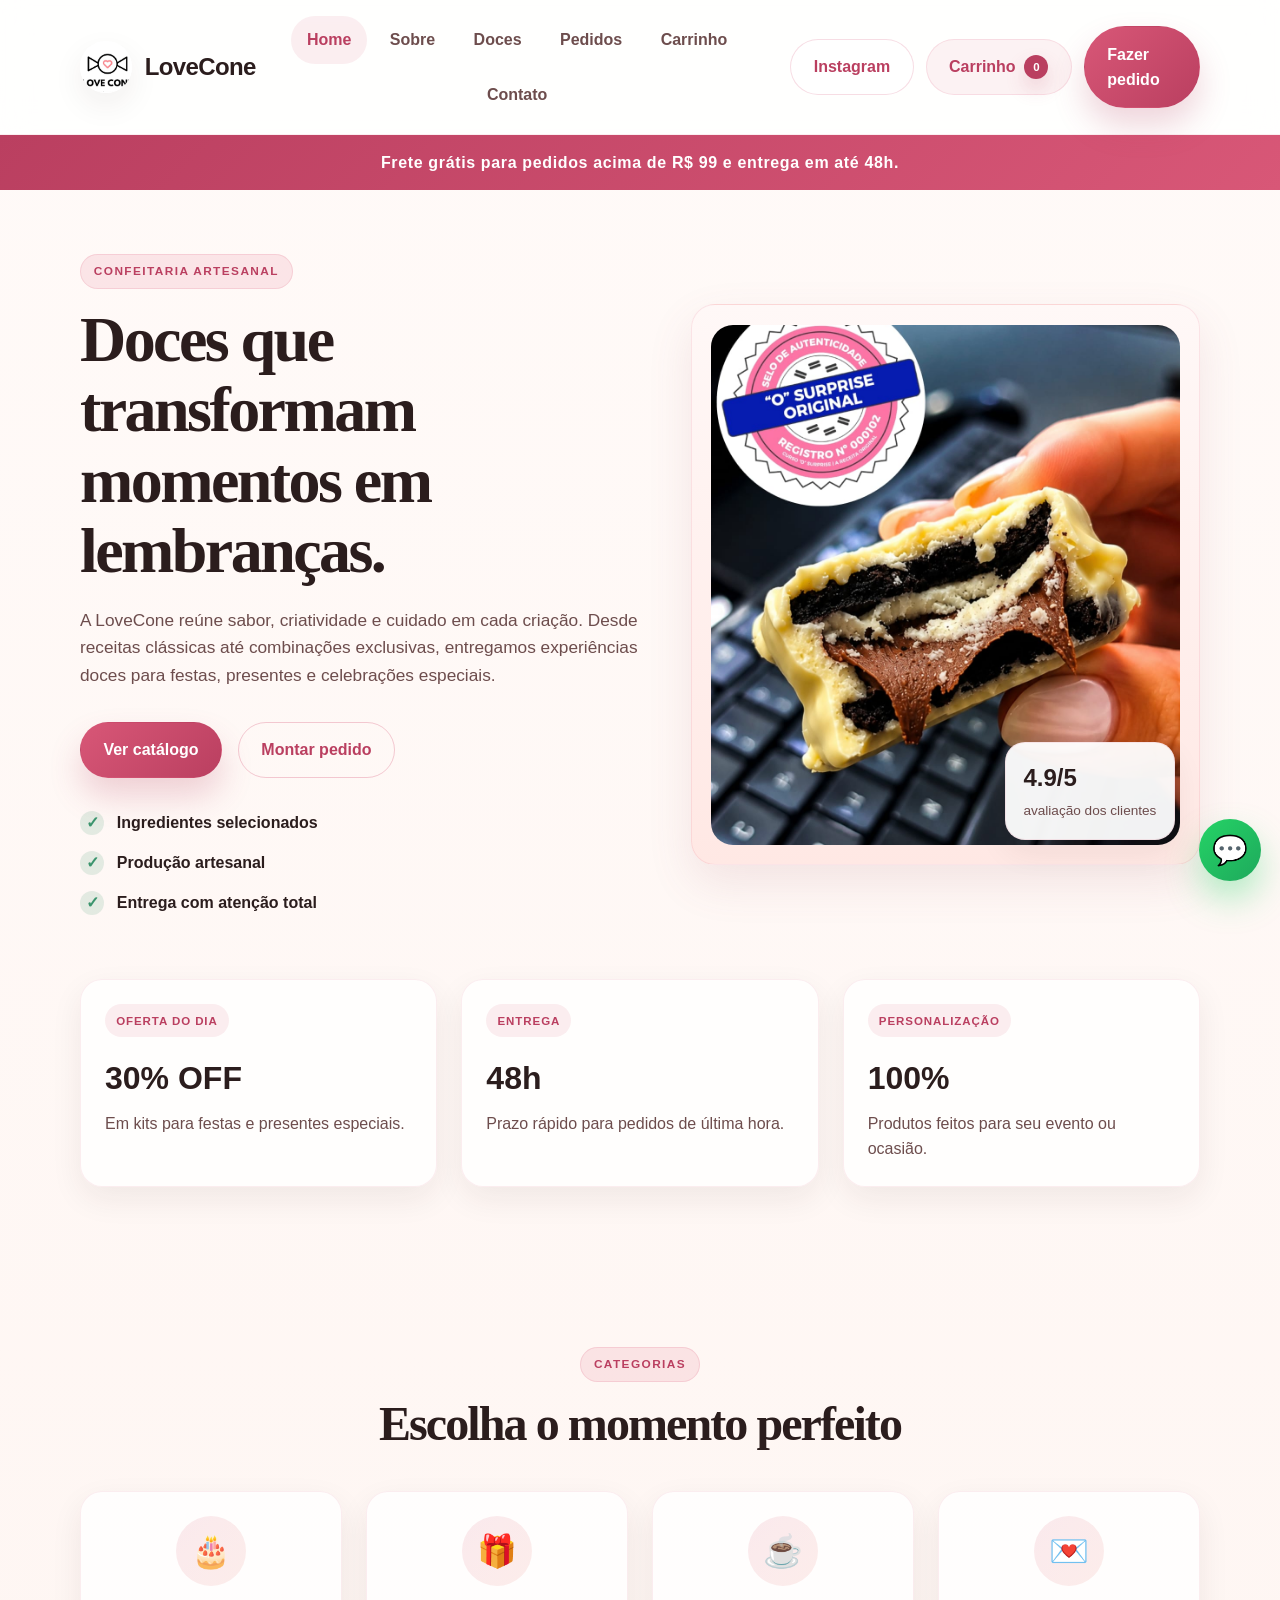
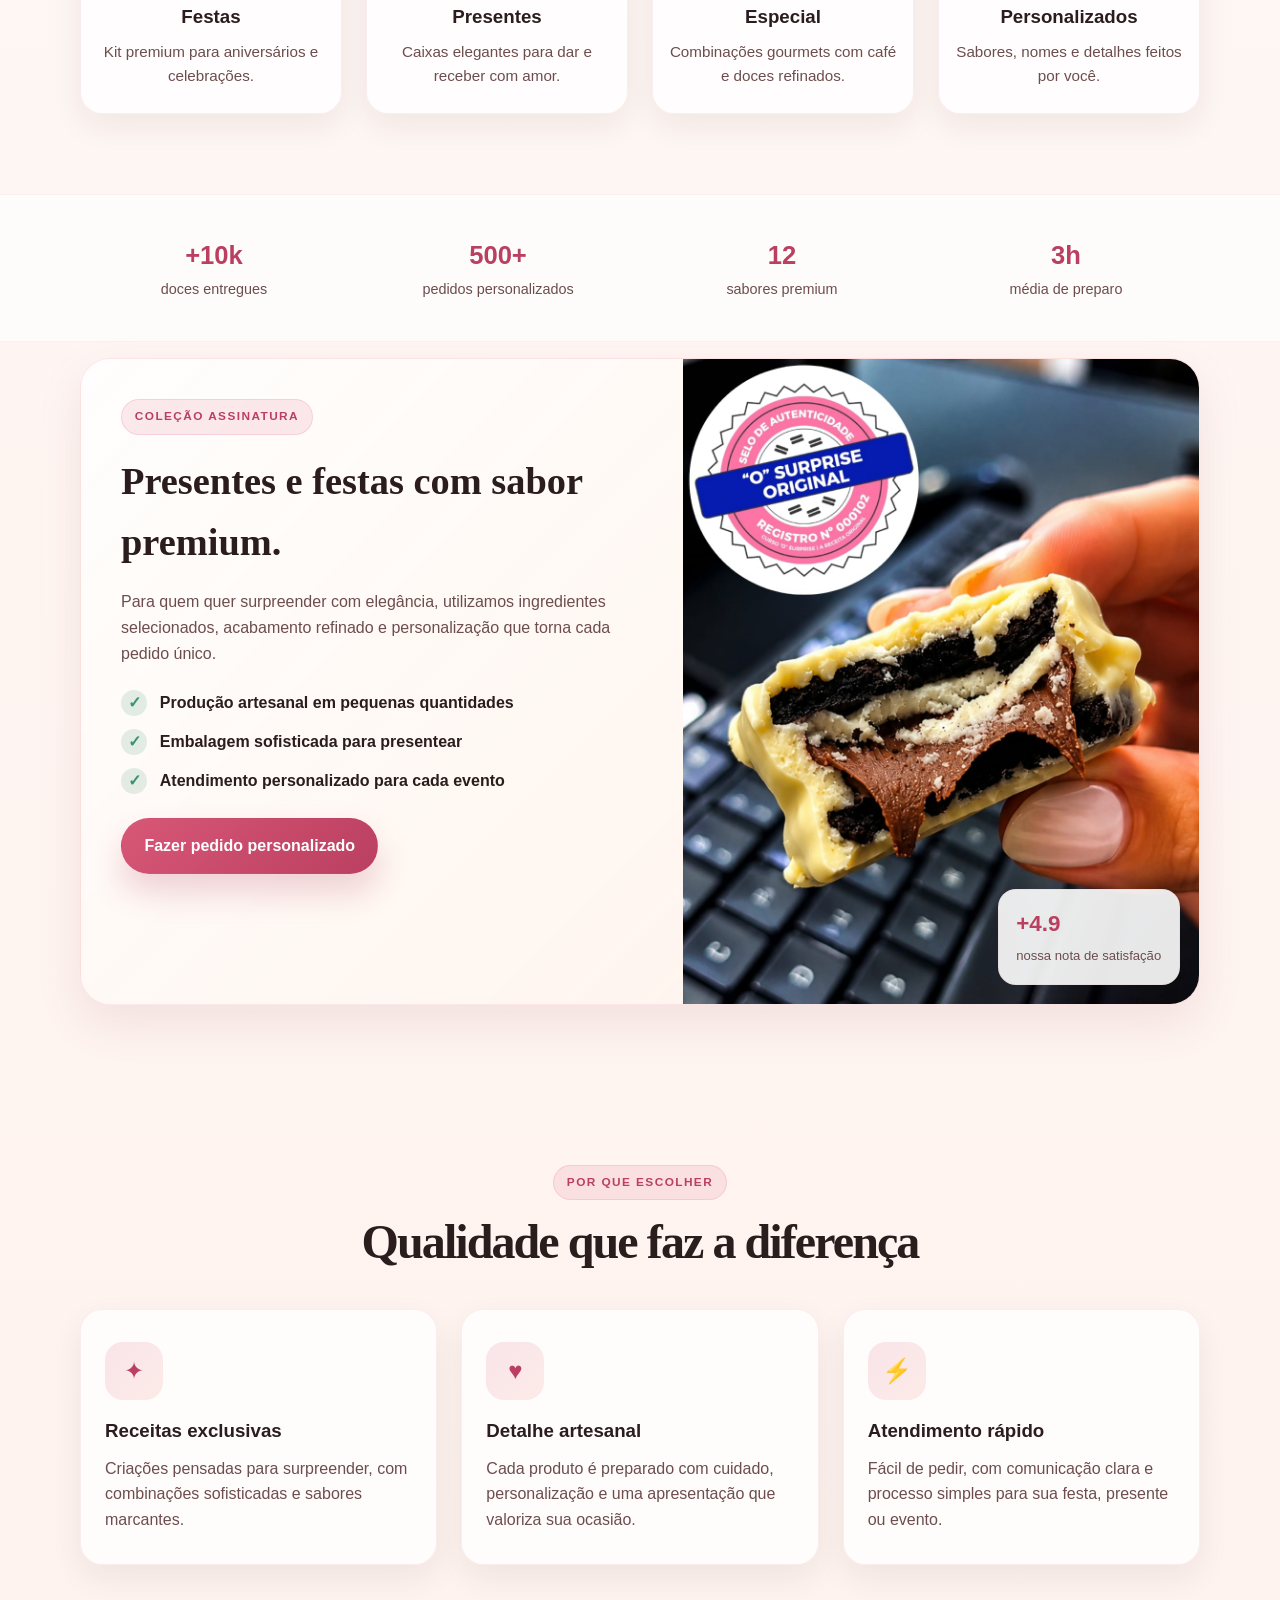
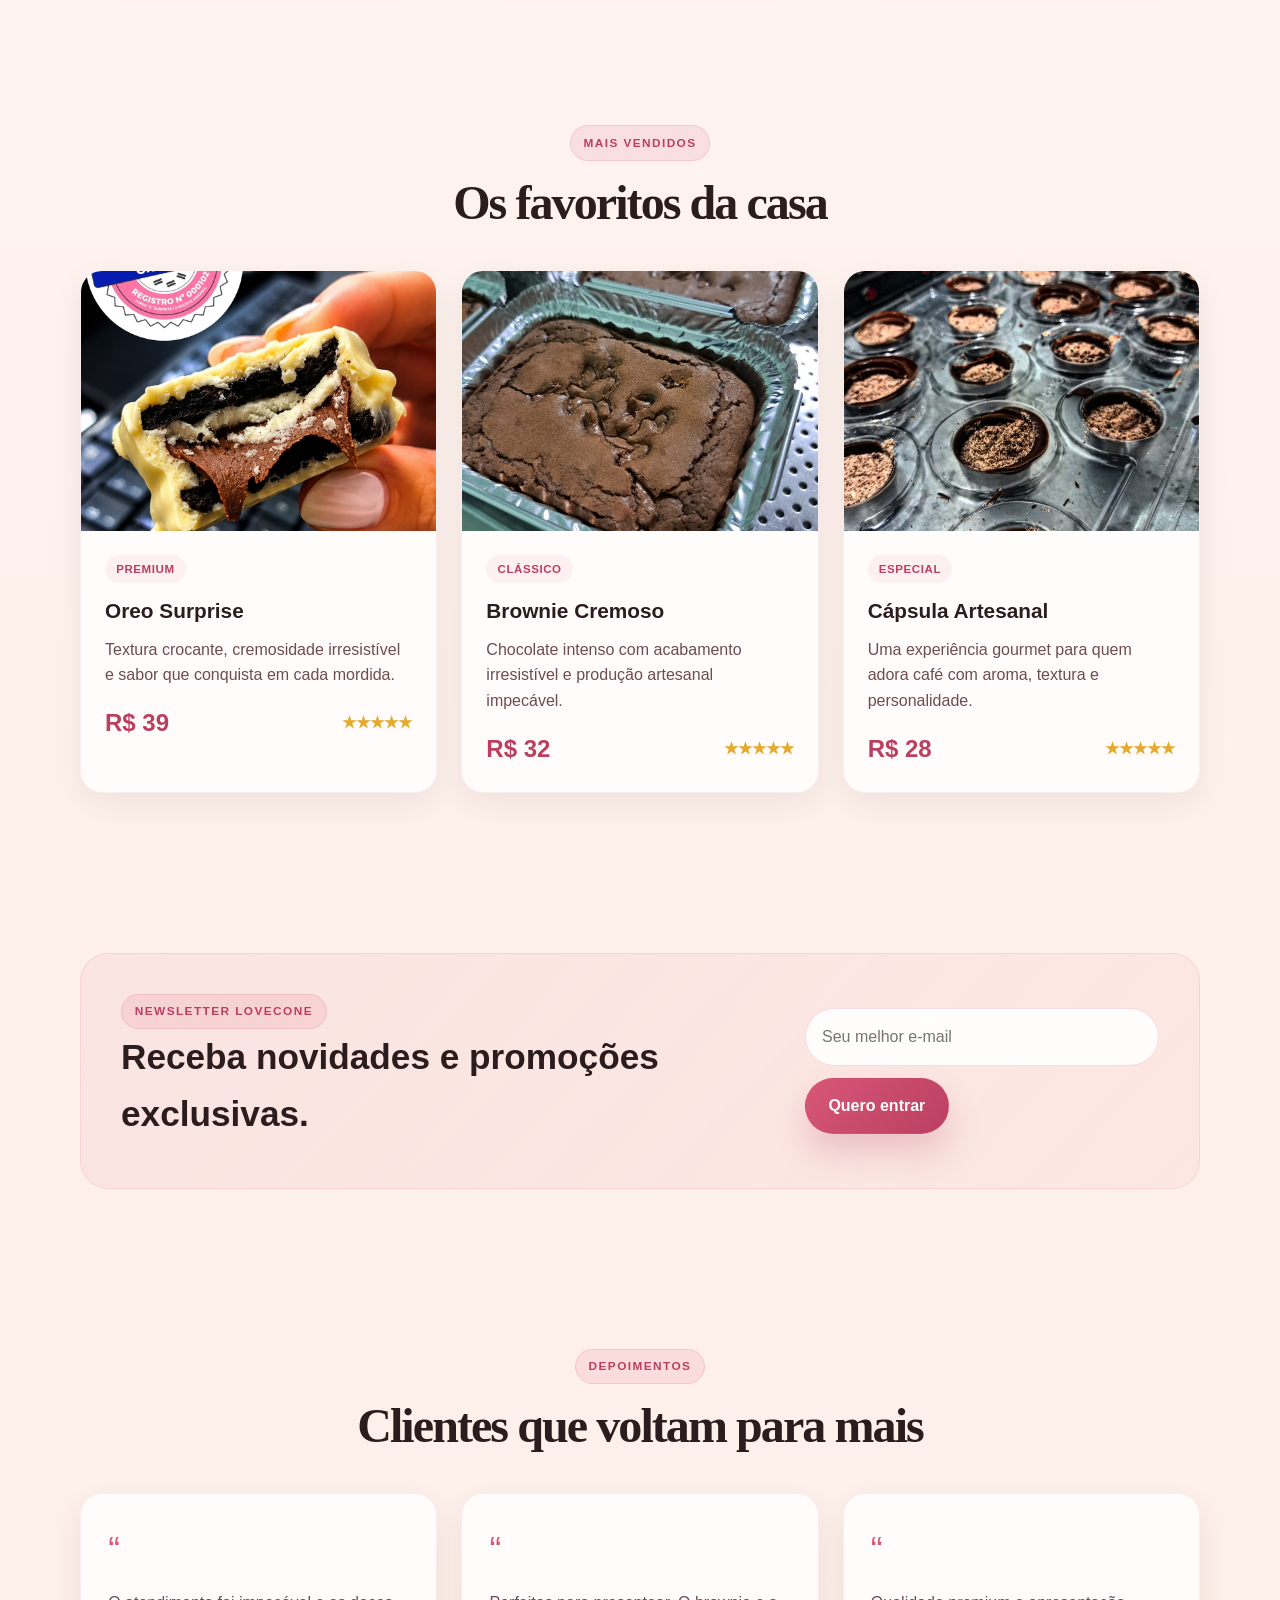
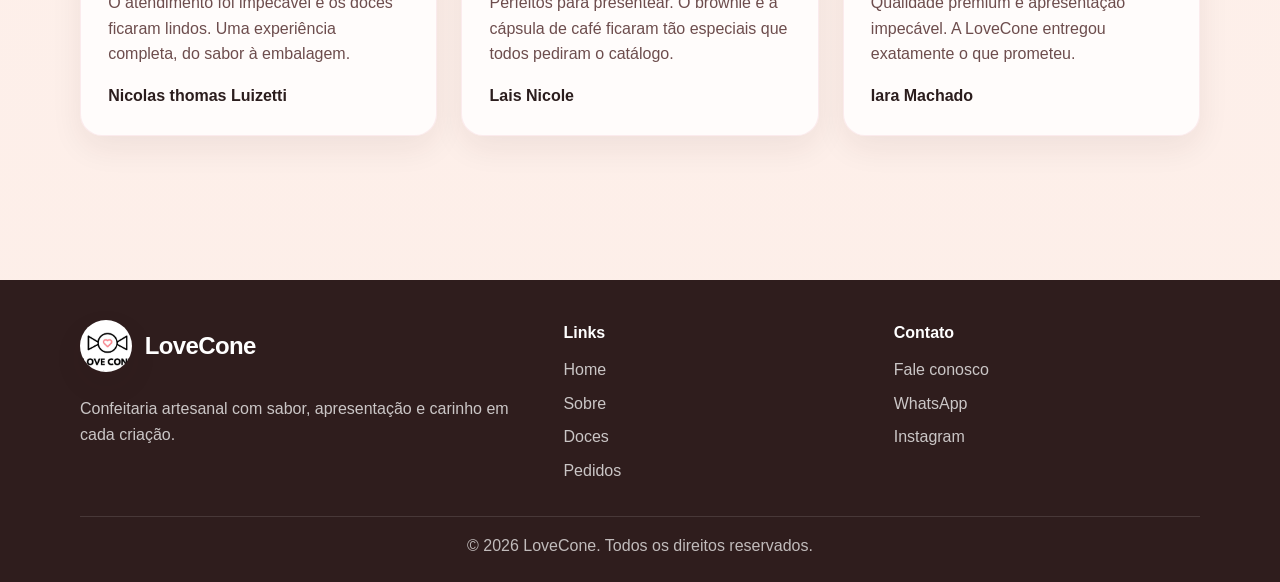
<file: index.html>
<!DOCTYPE html>
<html lang="pt-BR">
<head>
    <meta charset="UTF-8">
    <meta name="viewport" content="width=device-width, initial-scale=1.0">
    <meta name="description" content="LoveCone - confeitaria artesanal com doces premium, pedidos personalizados e entrega com sabor e sofisticação.">
    <title>LoveCone | Doces Artesanais Premium</title>
    <link rel="stylesheet" href="styles.css">
</head>
<body>
    <header class="site-header">
        <div class="container navbar">
            <a href="index.html" class="brand" aria-label="LoveCone home">
                <img src="assets/logo4.png" alt="LoveCone logo">
                <span>LoveCone</span>
            </a>

            <nav class="main-nav" aria-label="Navegação principal">
                <a href="index.html" class="active">Home</a>
                <a href="about.html">Sobre</a>
                <a href="candy.html">Doces</a>
                <a href="order.html">Pedidos</a>
                <a href="cart.html">Carrinho</a>
                <a href="contact.html">Contato</a>
            </nav>

            <div class="nav-actions">
                <a class="btn btn-light" href="https://www.instagram.com/loveconechocolates/" target="_blank" rel="noopener noreferrer">Instagram</a>
                <a class="btn btn-cart" href="cart.html">
                    Carrinho
                    <span class="cart-badge-pill" data-cart-nav-count>0</span>
                </a>
                <a class="btn btn-primary" href="order.html">Fazer pedido</a>
            </div>
        </div>
    </header>

    <div class="promo-bar">Frete grátis para pedidos acima de R$ 99 e entrega em até 48h.</div>

    <main>
        <section class="hero">
            <div class="container hero-layout">
                <div class="hero-copy">
                    <span class="eyebrow">Confeitaria artesanal</span>
                    <h1>Doces que transformam momentos em lembranças.</h1>
                    <p>
                        A LoveCone reúne sabor, criatividade e cuidado em cada criação.
                        Desde receitas clássicas até combinações exclusivas, entregamos experiências doces para festas, presentes e celebrações especiais.
                    </p>
                    <div class="cta-group">
                        <a class="btn btn-primary" href="candy.html">Ver catálogo</a>
                        <a class="btn btn-secondary" href="order.html">Montar pedido</a>
                    </div>
                    <ul class="hero-list">
                        <li>Ingredientes selecionados</li>
                        <li>Produção artesanal</li>
                        <li>Entrega com atenção total</li>
                    </ul>
                </div>

                <div class="hero-visual">
                    <div class="showcase-card">
                        <img src="assets/oreosurprise.jpeg" alt="Doces artesanais em mesa elegante">
                        <div class="floating-badge">
                            <strong>4.9/5</strong>
                            <span>avaliação dos clientes</span>
                        </div>
                    </div>
                </div>
            </div>
        </section>

        <section class="section offer-strip">
            <div class="container">
                <div class="offer-grid">
                    <article class="offer-card">
                        <span class="badge">Oferta do dia</span>
                        <strong>30% OFF</strong>
                        <p>Em kits para festas e presentes especiais.</p>
                    </article>
                    <article class="offer-card">
                        <span class="badge">Entrega</span>
                        <strong>48h</strong>
                        <p>Prazo rápido para pedidos de última hora.</p>
                    </article>
                    <article class="offer-card">
                        <span class="badge">Personalização</span>
                        <strong>100%</strong>
                        <p>Produtos feitos para seu evento ou ocasião.</p>
                    </article>
                </div>
            </div>
        </section>

        <section class="section">
            <div class="container">
                <div class="section-heading">
                    <span class="eyebrow">Categorias</span>
                    <h2>Escolha o momento perfeito</h2>
                </div>

                <div class="category-grid">
                    <article class="category-card">
                        <div class="category-icon">🎂</div>
                        <h3>Festas</h3>
                        <p>Kit premium para aniversários e celebrações.</p>
                    </article>
                    <article class="category-card">
                        <div class="category-icon">🎁</div>
                        <h3>Presentes</h3>
                        <p>Caixas elegantes para dar e receber com amor.</p>
                    </article>
                    <article class="category-card">
                        <div class="category-icon">☕</div>
                        <h3>Especial</h3>
                        <p>Combinações gourmets com café e doces refinados.</p>
                    </article>
                    <article class="category-card">
                        <div class="category-icon">💌</div>
                        <h3>Personalizados</h3>
                        <p>Sabores, nomes e detalhes feitos por você.</p>
                    </article>
                </div>
            </div>
        </section>

        <div class="trust-bar">
            <div class="container trust-grid">
                <div class="trust-item">
                    <strong>+10k</strong>
                    <span>doces entregues</span>
                </div>
                <div class="trust-item">
                    <strong>500+</strong>
                    <span>pedidos personalizados</span>
                </div>
                <div class="trust-item">
                    <strong>12</strong>
                    <span>sabores premium</span>
                </div>
                <div class="trust-item">
                    <strong>3h</strong>
                    <span>média de preparo</span>
                </div>
            </div>
        </div>

        <section class="section signature-section">
            <div class="container">
                <div class="signature-box">
                    <div class="signature-content">
                        <span class="eyebrow">Coleção assinatura</span>
                        <h2>Presentes e festas com sabor premium.</h2>
                        <p>Para quem quer surpreender com elegância, utilizamos ingredientes selecionados, acabamento refinado e personalização que torna cada pedido único.</p>

                        <ul class="highlight-list">
                            <li>Produção artesanal em pequenas quantidades</li>
                            <li>Embalagem sofisticada para presentear</li>
                            <li>Atendimento personalizado para cada evento</li>
                        </ul>

                        <a class="btn btn-primary" href="order.html">Fazer pedido personalizado</a>
                    </div>

                    <div class="signature-image">
                        <img src="assets/oreosurprise.jpeg" alt="Mesa com doces premium e presente">
                        <div class="mini-stat">
                            <strong>+4.9</strong>
                            <span>nossa nota de satisfação</span>
                        </div>
                    </div>
                </div>
            </div>
        </section>

        <section class="section">
            <div class="container">
                <div class="section-heading">
                    <span class="eyebrow">Por que escolher</span>
                    <h2>Qualidade que faz a diferença</h2>
                </div>

                <div class="feature-grid">
                    <article class="feature-item">
                        <div class="feature-icon">✦</div>
                        <h3>Receitas exclusivas</h3>
                        <p>Criações pensadas para surpreender, com combinações sofisticadas e sabores marcantes.</p>
                    </article>

                    <article class="feature-item">
                        <div class="feature-icon">♥</div>
                        <h3>Detalhe artesanal</h3>
                        <p>Cada produto é preparado com cuidado, personalização e uma apresentação que valoriza sua ocasião.</p>
                    </article>

                    <article class="feature-item">
                        <div class="feature-icon">⚡</div>
                        <h3>Atendimento rápido</h3>
                        <p>Fácil de pedir, com comunicação clara e processo simples para sua festa, presente ou evento.</p>
                    </article>
                </div>
            </div>
        </section>

        <section class="section">
            <div class="container">
                <div class="section-heading">
                    <span class="eyebrow">Mais vendidos</span>
                    <h2>Os favoritos da casa</h2>
                </div>

                <div class="product-grid">
                    <article class="product-card">
                        <img src="assets/oreosurprise.jpeg" alt="Oreo Surprise">
                        <div class="product-info">
                            <span class="product-tag">Premium</span>
                            <h3>Oreo Surprise</h3>
                            <p>Textura crocante, cremosidade irresistível e sabor que conquista em cada mordida.</p>
                            <div class="product-meta">
                                <span class="price">R$ 39</span>
                                <span class="rating">★★★★★</span>
                            </div>
                        </div>
                    </article>

                    <article class="product-card">
                        <img src="assets/brownie.jpeg" alt="Brownie">
                        <div class="product-info">
                            <span class="product-tag">Clássico</span>
                            <h3>Brownie Cremoso</h3>
                            <p>Chocolate intenso com acabamento irresistível e produção artesanal impecável.</p>
                            <div class="product-meta">
                                <span class="price">R$ 32</span>
                                <span class="rating">★★★★★</span>
                            </div>
                        </div>
                    </article>

                    <article class="product-card">
                        <img src="assets/capsula-de-cafe.png" alt="Cápsula Artesanal de Café">
                        <div class="product-info">
                            <span class="product-tag">Especial</span>
                            <h3>Cápsula Artesanal</h3>
                            <p>Uma experiência gourmet para quem adora café com aroma, textura e personalidade.</p>
                            <div class="product-meta">
                                <span class="price">R$ 28</span>
                                <span class="rating">★★★★★</span>
                            </div>
                        </div>
                    </article>
                </div>
            </div>
        </section>

        <section class="section">
            <div class="container">
                <div class="newsletter">
                    <div>
                        <span class="eyebrow">Newsletter LoveCone</span>
                        <h3>Receba novidades e promoções exclusivas.</h3>
                    </div>

                    <form class="newsletter-form">
                        <input type="email" placeholder="Seu melhor e-mail" aria-label="Seu melhor e-mail">
                        <button type="submit" class="btn btn-primary">Quero entrar</button>
                    </form>
                </div>
            </div>
        </section>

        <section class="section">
            <div class="container">
                <div class="section-heading">
                    <span class="eyebrow">Depoimentos</span>
                    <h2>Clientes que voltam para mais</h2>
                </div>

                <div class="testimonial-grid">
                    <article class="testimonial">
                        <div class="quote">“</div>
                        <p>O atendimento foi impecável e os doces ficaram lindos. Uma experiência completa, do sabor à embalagem.</p>
                        <strong>Nicolas thomas Luizetti</strong>
                    </article>

                    <article class="testimonial">
                        <div class="quote">“</div>
                        <p>Perfeitos para presentear. O brownie e a cápsula de café ficaram tão especiais que todos pediram o catálogo.</p>
                        <strong>Lais Nicole</strong>
                    </article>

                    <article class="testimonial">
                        <div class="quote">“</div>
                        <p>Qualidade premium e apresentação impecável. A LoveCone entregou exatamente o que prometeu.</p>
                        <strong>Iara Machado</strong>
                    </article>
                </div>
            </div>
        </section>
    </main>

    <a class="wa-float" href="https://wa.me/5511971830218" target="_blank" rel="noopener noreferrer" aria-label="Falar no WhatsApp">💬</a>

    <footer class="site-footer">
        <div class="container footer-grid">
            <div>
                <a href="index.html" class="brand" aria-label="LoveCone home">
                    <img src="assets/logo4.png" alt="LoveCone logo">
                    <span style="color: #fff;">LoveCone</span>
                </a>
                <p style="margin-top: 1rem;">Confeitaria artesanal com sabor, apresentação e carinho em cada criação.</p>
            </div>

            <div>
                <h4>Links</h4>
                <ul class="footer-links">
                    <li><a href="index.html">Home</a></li>
                    <li><a href="about.html">Sobre</a></li>
                    <li><a href="candy.html">Doces</a></li>
                    <li><a href="order.html">Pedidos</a></li>
                </ul>
            </div>

            <div>
                <h4>Contato</h4>
                <ul class="footer-links">
                    <li><a href="contact.html">Fale conosco</a></li>
                    <li><a href="https://wa.me/5511971830218" target="_blank" rel="noopener noreferrer">WhatsApp</a></li>
                    <li><a href="https://www.instagram.com/loveconechocolates/" target="_blank" rel="noopener noreferrer">Instagram</a></li>
                </ul>
            </div>
        </div>

        <div class="container footer-bottom">
            &copy; 2026 LoveCone. Todos os direitos reservados.
        </div>
    </footer>

    <script src="scrip.js"></script>
</body>
</html>
</file>
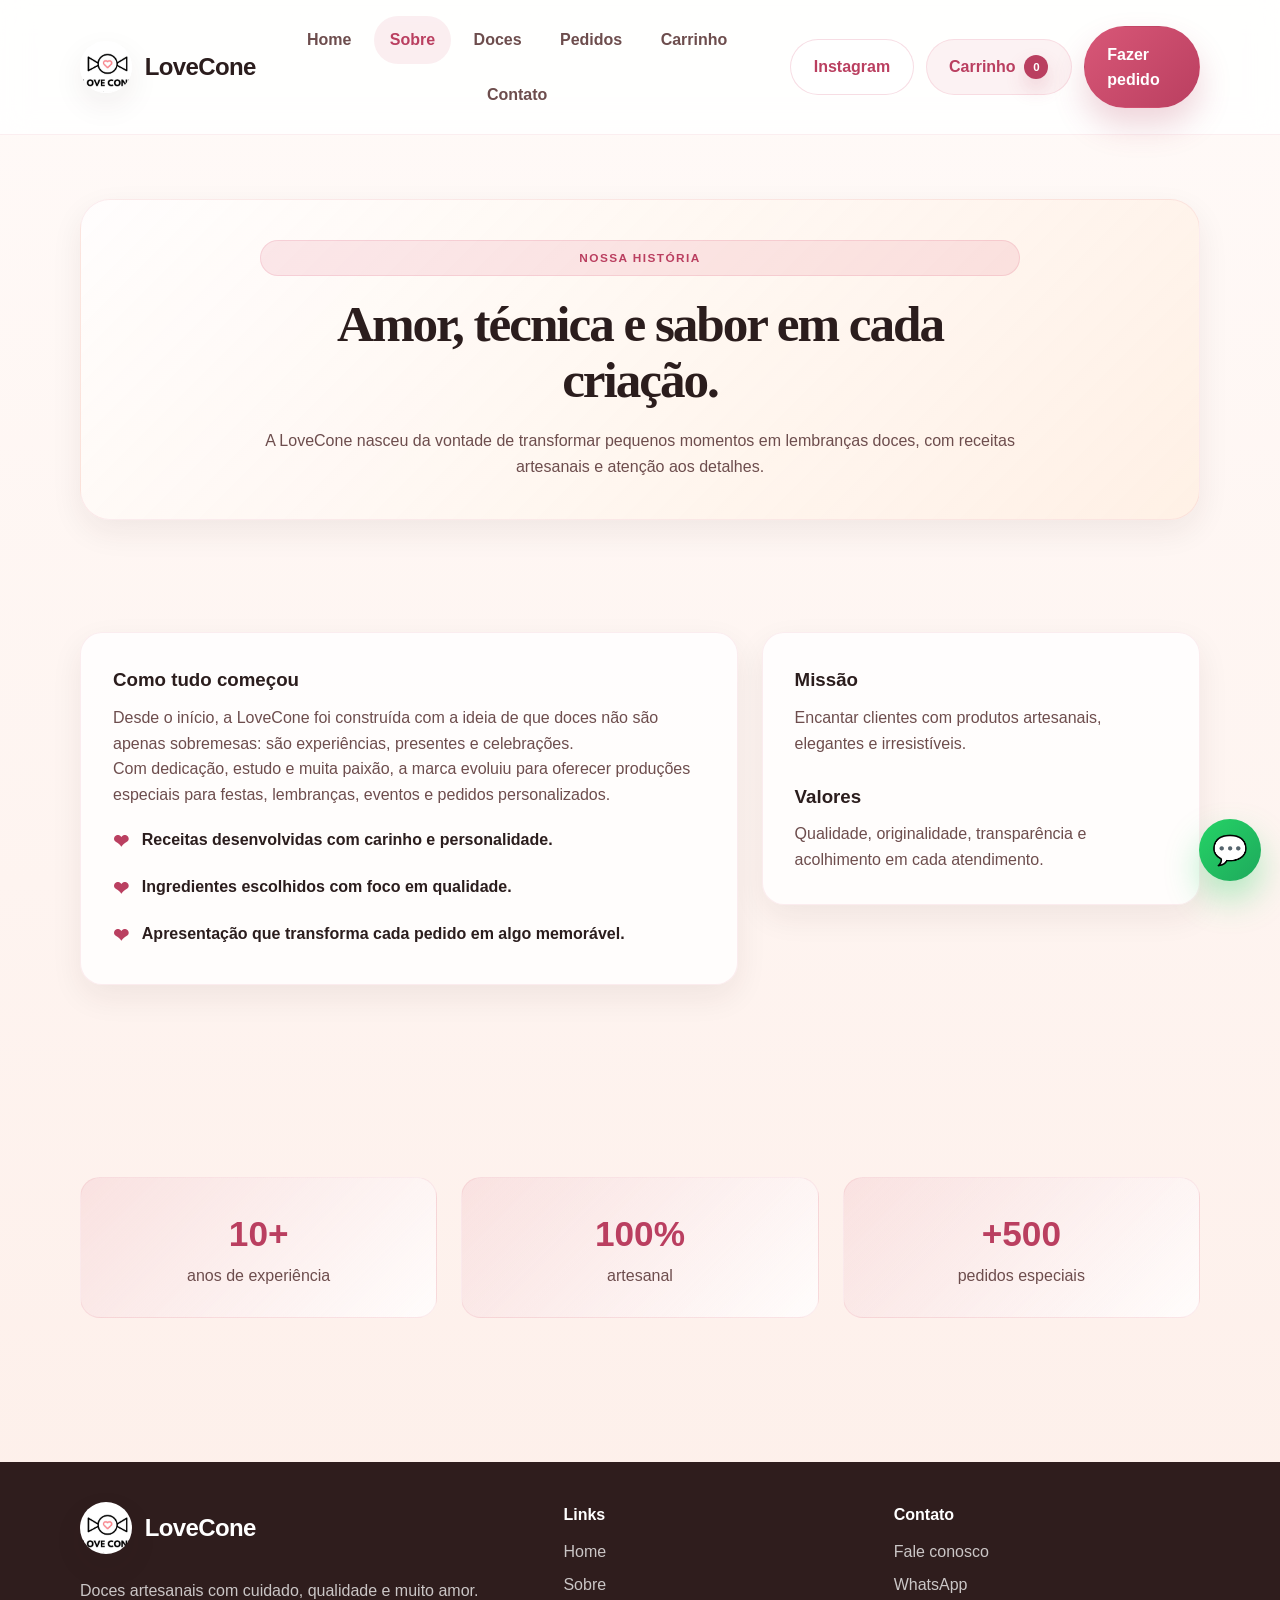
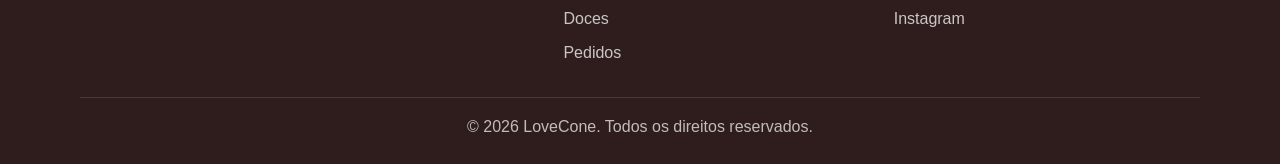
<file: about.html>
<!DOCTYPE html>
<html lang="pt-BR">
<head>
    <meta charset="UTF-8">
    <meta name="viewport" content="width=device-width, initial-scale=1.0">
    <meta name="description" content="Conheça a história da LoveCone e nossa missão de transformar momentos em experiências doces e memoráveis.">
    <title>Sobre | LoveCone</title>
    <link rel="stylesheet" href="styles.css">
</head>
<body>
    <header class="site-header">
        <div class="container navbar">
            <a href="index.html" class="brand" aria-label="LoveCone home">
                <img src="assets/logo4.png" alt="LoveCone logo">
                <span>LoveCone</span>
            </a>

            <nav class="main-nav" aria-label="Navegação principal">
                <a href="index.html">Home</a>
                <a href="about.html" class="active">Sobre</a>
                <a href="candy.html">Doces</a>
                <a href="order.html">Pedidos</a>
                <a href="cart.html">Carrinho</a>
                <a href="contact.html">Contato</a>
            </nav>

            <div class="nav-actions">
                <a class="btn btn-light" href="https://www.instagram.com/loveconechocolates/" target="_blank" rel="noopener noreferrer">Instagram</a>
                <a class="btn btn-cart" href="cart.html">
                    Carrinho
                    <span class="cart-badge-pill" data-cart-nav-count>0</span>
                </a>
                <a class="btn btn-primary" href="order.html">Fazer pedido</a>
            </div>
        </div>
    </header>

    <main>
        <section class="about-hero">
            <div class="container">
                <div class="page-copy">
                    <span class="eyebrow">Nossa história</span>
                    <h1>Amor, técnica e sabor em cada criação.</h1>
                    <p>A LoveCone nasceu da vontade de transformar pequenos momentos em lembranças doces, com receitas artesanais e atenção aos detalhes.</p>
                </div>
            </div>
        </section>

        <section class="section">
            <div class="container about-grid">
                <article class="story-card">
                    <h3>Como tudo começou</h3>
                    <p>Desde o início, a LoveCone foi construída com a ideia de que doces não são apenas sobremesas: são experiências, presentes e celebrações.</p>
                    <p>Com dedicação, estudo e muita paixão, a marca evoluiu para oferecer produções especiais para festas, lembranças, eventos e pedidos personalizados.</p>

                    <ul>
                        <li>Receitas desenvolvidas com carinho e personalidade.</li>
                        <li>Ingredientes escolhidos com foco em qualidade.</li>
                        <li>Apresentação que transforma cada pedido em algo memorável.</li>
                    </ul>
                </article>

                <aside class="info-card">
                    <h3>Missão</h3>
                    <p>Encantar clientes com produtos artesanais, elegantes e irresistíveis.</p>

                    <h3 style="margin-top: 1.6rem;">Valores</h3>
                    <p>Qualidade, originalidade, transparência e acolhimento em cada atendimento.</p>
                </aside>
            </div>
        </section>

        <section class="section">
            <div class="container">
                <div class="stats-grid">
                    <div class="stat-box">
                        <strong>10+</strong>
                        <span>anos de experiência</span>
                    </div>
                    <div class="stat-box">
                        <strong>100%</strong>
                        <span>artesanal</span>
                    </div>
                    <div class="stat-box">
                        <strong>+500</strong>
                        <span>pedidos especiais</span>
                    </div>
                </div>
            </div>
        </section>
    </main>

    <a class="wa-float" href="https://wa.me/5511971830218" target="_blank" rel="noopener noreferrer" aria-label="Falar no WhatsApp">💬</a>

    <footer class="site-footer">
        <div class="container footer-grid">
            <div>
                <a href="index.html" class="brand" aria-label="LoveCone home">
                    <img src="assets/logo4.png" alt="LoveCone logo">
                    <span style="color: #fff;">LoveCone</span>
                </a>
                <p style="margin-top: 1rem;">Doces artesanais com cuidado, qualidade e muito amor.</p>
            </div>

            <div>
                <h4>Links</h4>
                <ul class="footer-links">
                    <li><a href="index.html">Home</a></li>
                    <li><a href="about.html">Sobre</a></li>
                    <li><a href="candy.html">Doces</a></li>
                    <li><a href="order.html">Pedidos</a></li>
                </ul>
            </div>

            <div>
                <h4>Contato</h4>
                <ul class="footer-links">
                    <li><a href="contact.html">Fale conosco</a></li>
                    <li><a href="https://wa.me/5511971830218" target="_blank" rel="noopener noreferrer">WhatsApp</a></li>
                    <li><a href="https://www.instagram.com/loveconechocolates/" target="_blank" rel="noopener noreferrer">Instagram</a></li>
                </ul>
            </div>
        </div>

        <div class="container footer-bottom">&copy; 2026 LoveCone. Todos os direitos reservados.</div>
    </footer>

    <script src="scrip.js"></script>
</body>
</html>
</file>
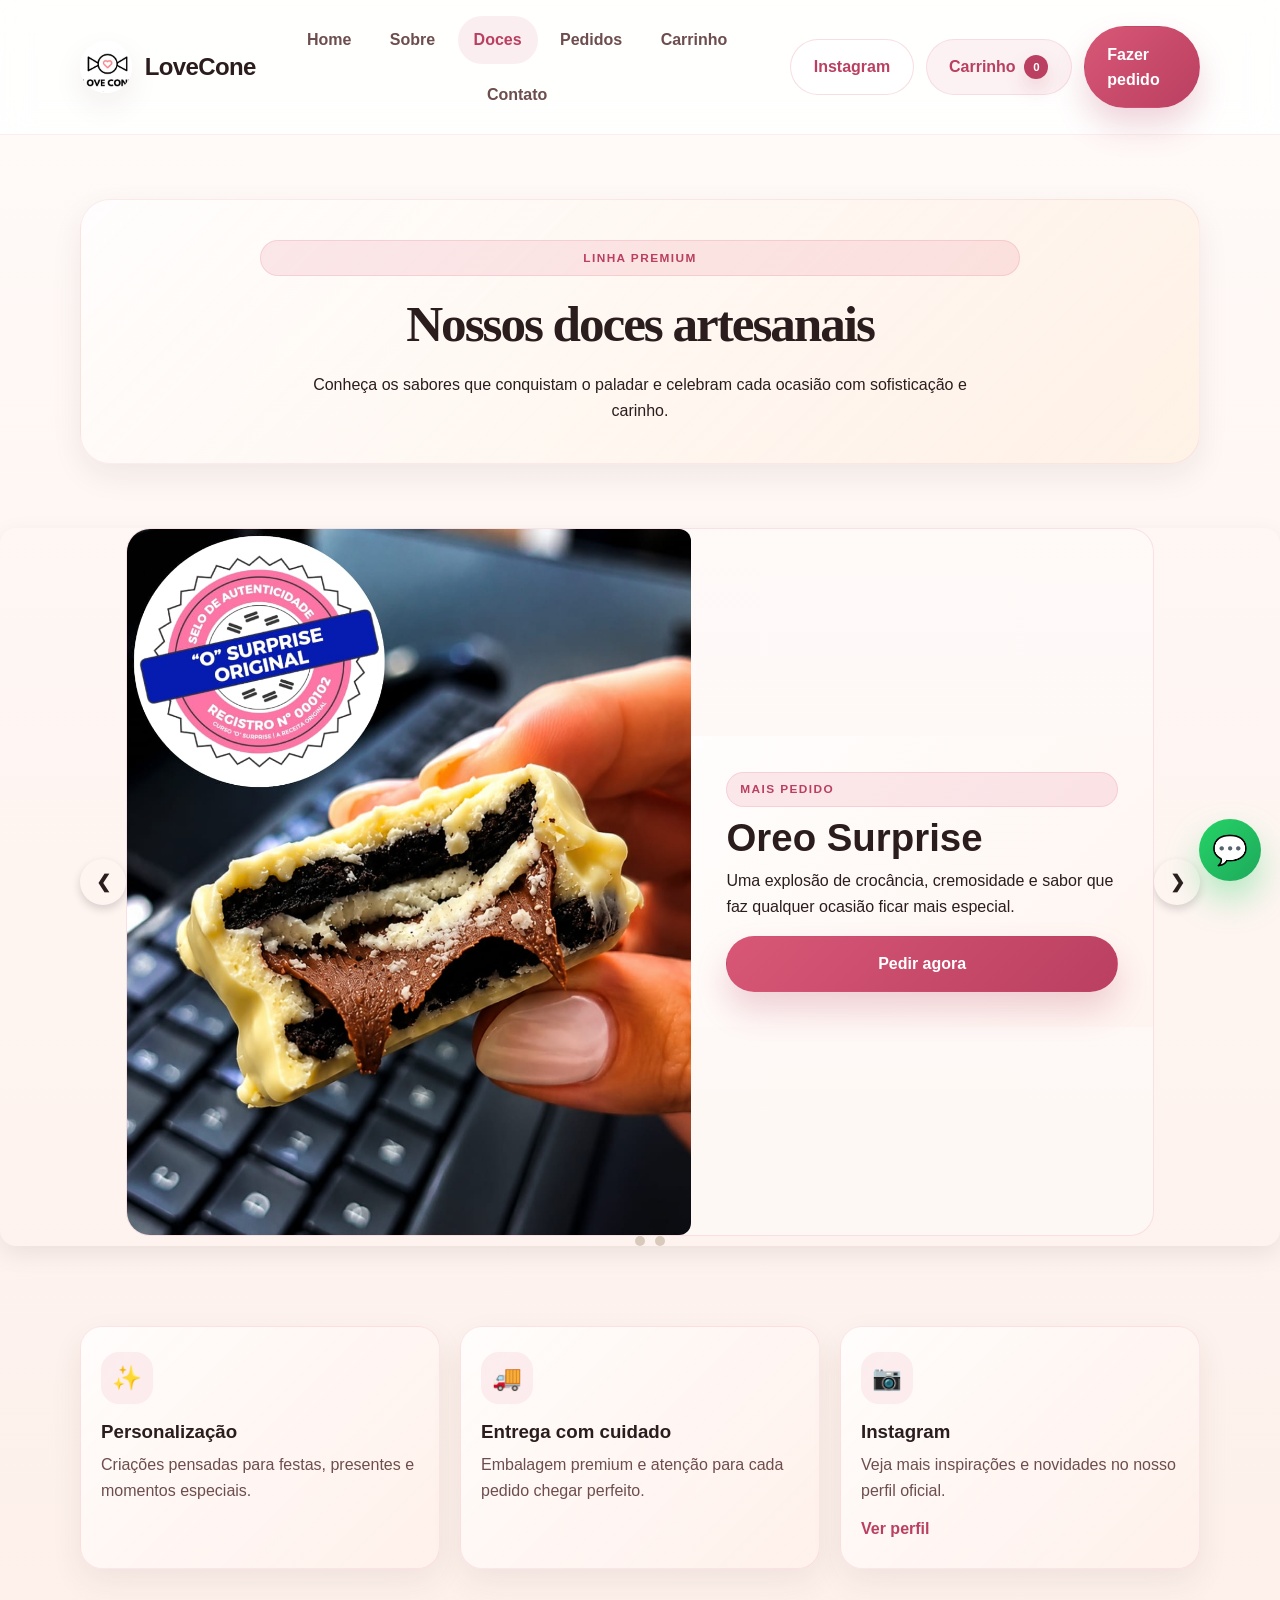
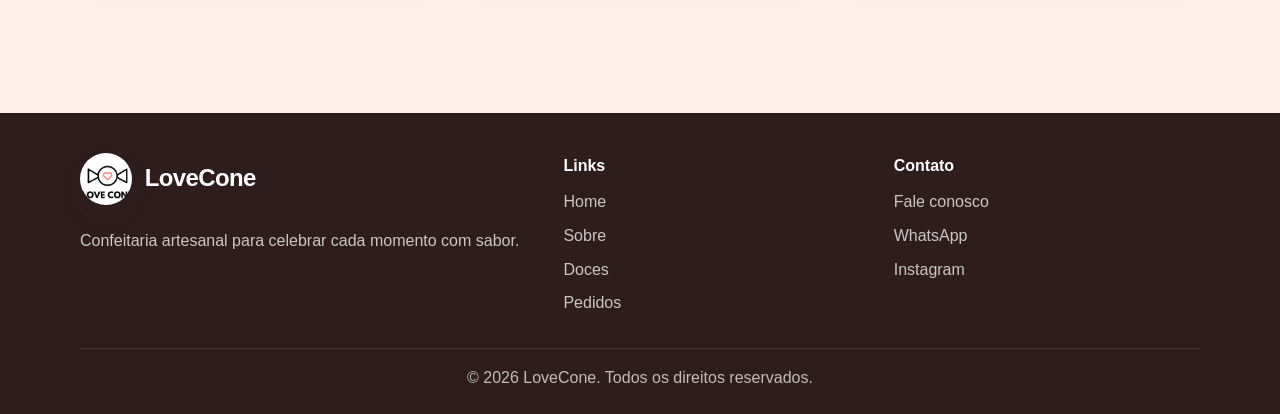
<file: candy.html>
<!DOCTYPE html>
<html lang="pt-BR">
<head>
    <meta charset="UTF-8">
    <meta name="viewport" content="width=device-width, initial-scale=1.0">
    <meta name="description" content="Explore a linha premium de doces artesanais da LoveCone e escolha os favoritos da casa.">
    <title>Doces | LoveCone</title>
    <link rel="stylesheet" href="styles.css">
</head>
<body>
    <header class="site-header">
        <div class="container navbar">
            <a href="index.html" class="brand" aria-label="LoveCone home">
                <img src="assets/logo4.png" alt="LoveCone logo">
                <span>LoveCone</span>
            </a>

            <nav class="main-nav" aria-label="Navegação principal">
                <a href="index.html">Home</a>
                <a href="about.html">Sobre</a>
                <a href="candy.html" class="active">Doces</a>
                <a href="order.html">Pedidos</a>
                <a href="cart.html">Carrinho</a>
                <a href="contact.html">Contato</a>
            </nav>

            <div class="nav-actions">
                <a class="btn btn-light" href="https://www.instagram.com/loveconechocolates/" target="_blank" rel="noopener noreferrer">Instagram</a>
                <a class="btn btn-cart" href="cart.html">
                    Carrinho
                    <span class="cart-badge-pill" data-cart-nav-count>0</span>
                </a>
                <a class="btn btn-primary" href="order.html">Fazer pedido</a>
            </div>
        </div>
    </header>

    <main>
        <section class="candy-hero">
            <div class="container">
                <div class="page-copy">
                    <span class="eyebrow">Linha premium</span>
                    <h1>Nossos doces artesanais</h1>
                    <p>Conheça os sabores que conquistam o paladar e celebram cada ocasião com sofisticação e carinho.</p>
                </div>
            </div>
        </section>

        <section class="section slider-section" aria-label="Carrossel de produtos">
            <div class="container">
                <div class="slider-controls">
                    <button class="slider-btn prev" type="button" aria-label="Slide anterior">&#10094;</button>

                    <div class="slider-view">
                        <article class="slide active">
                            <a class="slide-image" href="https://images.unsplash.com/photo-1578985545062-69928b1d9587?auto=format&fit=crop&w=1200&q=80" target="_blank" rel="noopener noreferrer">
                                <img src="assets/oreosurprise.jpeg" alt="Oreo Surprise">
                            </a>
                            <div class="slide-content">
                                <span class="eyebrow">Mais pedido</span>
                                <h3>Oreo Surprise</h3>
                                <p>Uma explosão de crocância, cremosidade e sabor que faz qualquer ocasião ficar mais especial.</p>
                                <a class="btn btn-primary" href="https://www.instagram.com/loveconechocolates/" target="_blank" rel="noopener noreferrer">Pedir agora</a>
                            </div>
                        </article>

                        <article class="slide">
                            <a class="slide-image" href="assets/brownie.jpeg" target="_blank" rel="noopener noreferrer">
                                <img src="assets/brownie.jpeg" alt="Brownie">
                            </a>
                            <div class="slide-content">
                                <span class="eyebrow">Clássico</span>
                                <h3>Brownie</h3>
                                <p>Textura macia, sabor intenso e apresentação sofisticada para presentes e festas.</p>
                                <a class="btn btn-primary" href="order.html">Pedir agora</a>
                            </div>
                        </article>

                        <article class="slide">
                            <a class="slide-image" href="assets/capsula-de-cafe.png" target="_blank" rel="noopener noreferrer">
                                <img src="assets/capsula-de-cafe.png" alt="Cápsula Artesanal de Café">
                            </a>
                            <div class="slide-content">
                                <span class="eyebrow">Especial</span>
                                <h3>Cápsula Artesanal de Café</h3>
                                <p>Uma experiência gourmet para quem ama café e quer algo de alto padrão e exclusivo.</p>
                                <a class="btn btn-primary" href="order.html">Pedir agora</a>
                            </div>
                        </article>
                    </div>

                    <button class="slider-btn next" type="button" aria-label="Próximo slide">&#10095;</button>
                </div>

                <div class="slider-dots" role="tablist" aria-label="Selecionar slide">
                    <button class="dot active" type="button" data-slide="0" aria-label="Ir para o slide 1"></button>
                    <button class="dot" type="button" data-slide="1" aria-label="Ir para o slide 2"></button>
                    <button class="dot" type="button" data-slide="2" aria-label="Ir para o slide 3"></button>
                </div>
            </div>
        </section>

        <section class="section">
            <div class="container">
                <div class="mini-benefits">
                    <article class="benefit-box">
                        <span class="benefit-icon">✨</span>
                        <h3>Personalização</h3>
                        <p>Criações pensadas para festas, presentes e momentos especiais.</p>
                    </article>

                    <article class="benefit-box">
                        <span class="benefit-icon">🚚</span>
                        <h3>Entrega com cuidado</h3>
                        <p>Embalagem premium e atenção para cada pedido chegar perfeito.</p>
                    </article>

                    <article class="benefit-box">
                        <span class="benefit-icon">📷</span>
                        <h3>Instagram</h3>
                        <p>Veja mais inspirações e novidades no nosso perfil oficial.</p>
                        <a class="mini-link" href="https://www.instagram.com/loveconechocolates/" target="_blank" rel="noopener noreferrer">Ver perfil</a>
                    </article>
                </div>
            </div>
        </section>
    </main>

    <a class="wa-float" href="https://wa.me/5511971830218" target="_blank" rel="noopener noreferrer" aria-label="Falar no WhatsApp">💬</a>

    <footer class="site-footer">
        <div class="container footer-grid">
            <div>
                <a href="index.html" class="brand" aria-label="LoveCone home">
                    <img src="assets/logo4.png" alt="LoveCone logo">
                    <span style="color: #fff;">LoveCone</span>
                </a>
                <p style="margin-top: 1rem;">Confeitaria artesanal para celebrar cada momento com sabor.</p>
            </div>

            <div>
                <h4>Links</h4>
                <ul class="footer-links">
                    <li><a href="index.html">Home</a></li>
                    <li><a href="about.html">Sobre</a></li>
                    <li><a href="candy.html">Doces</a></li>
                    <li><a href="order.html">Pedidos</a></li>
                </ul>
            </div>

            <div>
                <h4>Contato</h4>
                <ul class="footer-links">
                    <li><a href="contact.html">Fale conosco</a></li>
                    <li><a href="https://wa.me/5511971830218" target="_blank" rel="noopener noreferrer">WhatsApp</a></li>
                    <li><a href="https://www.instagram.com/loveconechocolates/" target="_blank" rel="noopener noreferrer">Instagram</a></li>
                </ul>
            </div>
        </div>

        <div class="container footer-bottom">&copy; 2026 LoveCone. Todos os direitos reservados.</div>
    </footer>

    <script src="scrip.js"></script>
    <script>
        const slides = Array.from(document.querySelectorAll('.slide'));
        const dots = Array.from(document.querySelectorAll('.dot'));
        const prevButton = document.querySelector('.slider-btn.prev');
        const nextButton = document.querySelector('.slider-btn.next');
        let currentSlide = 0;

        function showSlide(index) {
            currentSlide = (index + slides.length) % slides.length;

            slides.forEach((slide, slideIndex) => {
                slide.classList.toggle('active', slideIndex === currentSlide);
            });

            dots.forEach((dot, dotIndex) => {
                dot.classList.toggle('active', dotIndex === currentSlide);
            });
        }

        prevButton?.addEventListener('click', () => showSlide(currentSlide - 1));
        nextButton?.addEventListener('click', () => showSlide(currentSlide + 1));

        dots.forEach((dot) => {
            dot.addEventListener('click', () => {
                showSlide(Number(dot.dataset.slide));
            });
        });

        setInterval(() => {
            showSlide(currentSlide + 1);
        }, 5000);
    </script>
</body>
</html>
</file>
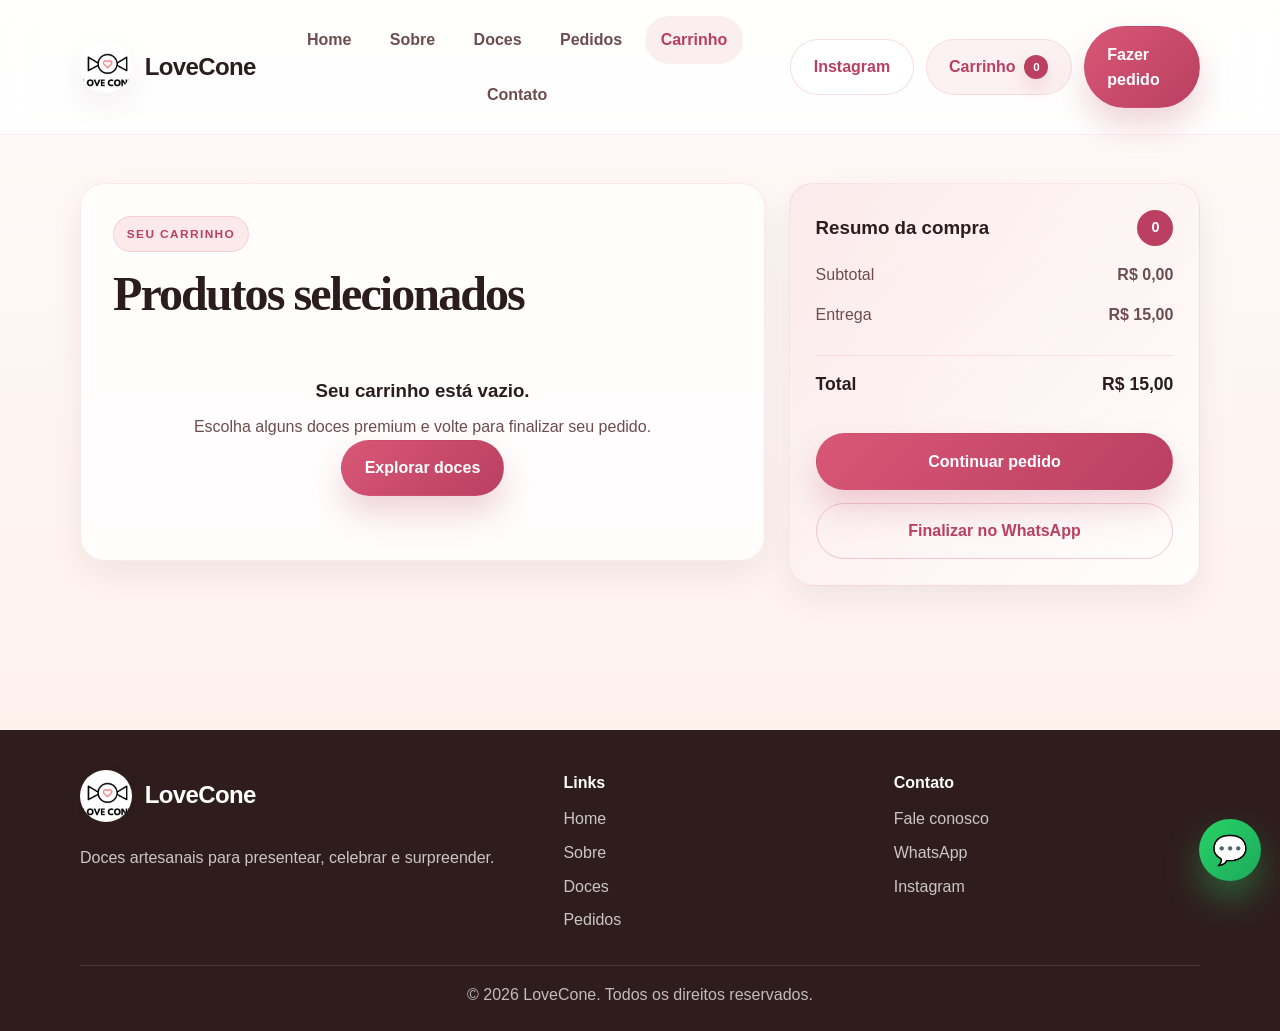
<file: cart.html>
<!DOCTYPE html>
<html lang="pt-BR">
<head>
    <meta charset="UTF-8">
    <meta name="viewport" content="width=device-width, initial-scale=1.0">
    <meta name="description" content="Confira seu carrinho de compras da LoveCone e finalize sua encomenda com facilidade.">
    <title>Carrinho | LoveCone</title>
    <link rel="stylesheet" href="styles.css">
</head>
<body data-page="cart">
    <header class="site-header">
        <div class="container navbar">
            <a href="index.html" class="brand" aria-label="LoveCone home">
                <img src="assets/logo4.png" alt="LoveCone logo">
                <span>LoveCone</span>
            </a>

            <nav class="main-nav" aria-label="Navegação principal">
                <a href="index.html">Home</a>
                <a href="about.html">Sobre</a>
                <a href="candy.html">Doces</a>
                <a href="order.html">Pedidos</a>
                <a href="cart.html" class="active">Carrinho</a>
                <a href="contact.html">Contato</a>
            </nav>

            <div class="nav-actions">
                <a class="btn btn-light" href="https://www.instagram.com/loveconechocolates/" target="_blank" rel="noopener noreferrer">Instagram</a>
                <a class="btn btn-cart" href="cart.html">
                    Carrinho
                    <span class="cart-badge-pill" data-cart-nav-count>0</span>
                </a>
                <a class="btn btn-primary" href="order.html">Fazer pedido</a>
            </div>
        </div>
    </header>

    <main>
        <section class="section cart-page-section">
            <div class="container cart-layout">
                <div class="cart-panel">
                    <div class="section-heading left-heading">
                        <span class="eyebrow">Seu carrinho</span>
                        <h2>Produtos selecionados</h2>
                    </div>

                    <div id="cartItems" class="cart-items"></div>
                    <div id="cartEmpty" class="cart-empty-state" hidden>
                        <h3>Seu carrinho está vazio.</h3>
                        <p>Escolha alguns doces premium e volte para finalizar seu pedido.</p>
                        <a class="btn btn-primary" href="candy.html">Explorar doces</a>
                    </div>
                </div>

                <aside class="cart-summary cart-summary-page">
                    <div class="cart-summary-header">
                        <h3>Resumo da compra</h3>
                        <span class="cart-badge" data-cart-count>0</span>
                    </div>

                    <div class="summary-stack">
                        <div class="summary-row">
                            <span>Subtotal</span>
                            <strong id="cartSubtotal">R$ 0,00</strong>
                        </div>
                        <div class="summary-row">
                            <span>Entrega</span>
                            <strong id="cartDelivery">R$ 0,00</strong>
                        </div>
                        <div class="summary-row total-row">
                            <span>Total</span>
                            <strong id="cartTotal">R$ 0,00</strong>
                        </div>
                    </div>

                    <a class="btn btn-primary full-width" href="order.html">Continuar pedido</a>
                    <a class="btn btn-secondary full-width" href="https://wa.me/5511971830218?text=Ol%C3%A1%2C%20quero%20finalizar%20meu%20pedido%20da%20LoveCone." target="_blank" rel="noopener noreferrer">Finalizar no WhatsApp</a>
                </aside>
            </div>
        </section>
    </main>

    <a class="wa-float" href="https://wa.me/5511971830218" target="_blank" rel="noopener noreferrer" aria-label="Falar no WhatsApp">💬</a>

    <footer class="site-footer">
        <div class="container footer-grid">
            <div>
                <a href="index.html" class="brand" aria-label="LoveCone home">
                    <img src="assets/logo4.png" alt="LoveCone logo">
                    <span style="color: #fff;">LoveCone</span>
                </a>
                <p style="margin-top: 1rem;">Doces artesanais para presentear, celebrar e surpreender.</p>
            </div>

            <div>
                <h4>Links</h4>
                <ul class="footer-links">
                    <li><a href="index.html">Home</a></li>
                    <li><a href="about.html">Sobre</a></li>
                    <li><a href="candy.html">Doces</a></li>
                    <li><a href="order.html">Pedidos</a></li>
                </ul>
            </div>

            <div>
                <h4>Contato</h4>
                <ul class="footer-links">
                    <li><a href="contact.html">Fale conosco</a></li>
                    <li><a href="https://wa.me/5511971830218" target="_blank" rel="noopener noreferrer">WhatsApp</a></li>
                    <li><a href="https://www.instagram.com/loveconechocolates/" target="_blank" rel="noopener noreferrer">Instagram</a></li>
                </ul>
            </div>
        </div>

        <div class="container footer-bottom">&copy; 2026 LoveCone. Todos os direitos reservados.</div>
    </footer>

    <script src="scrip.js"></script>
</body>
</html>
</file>
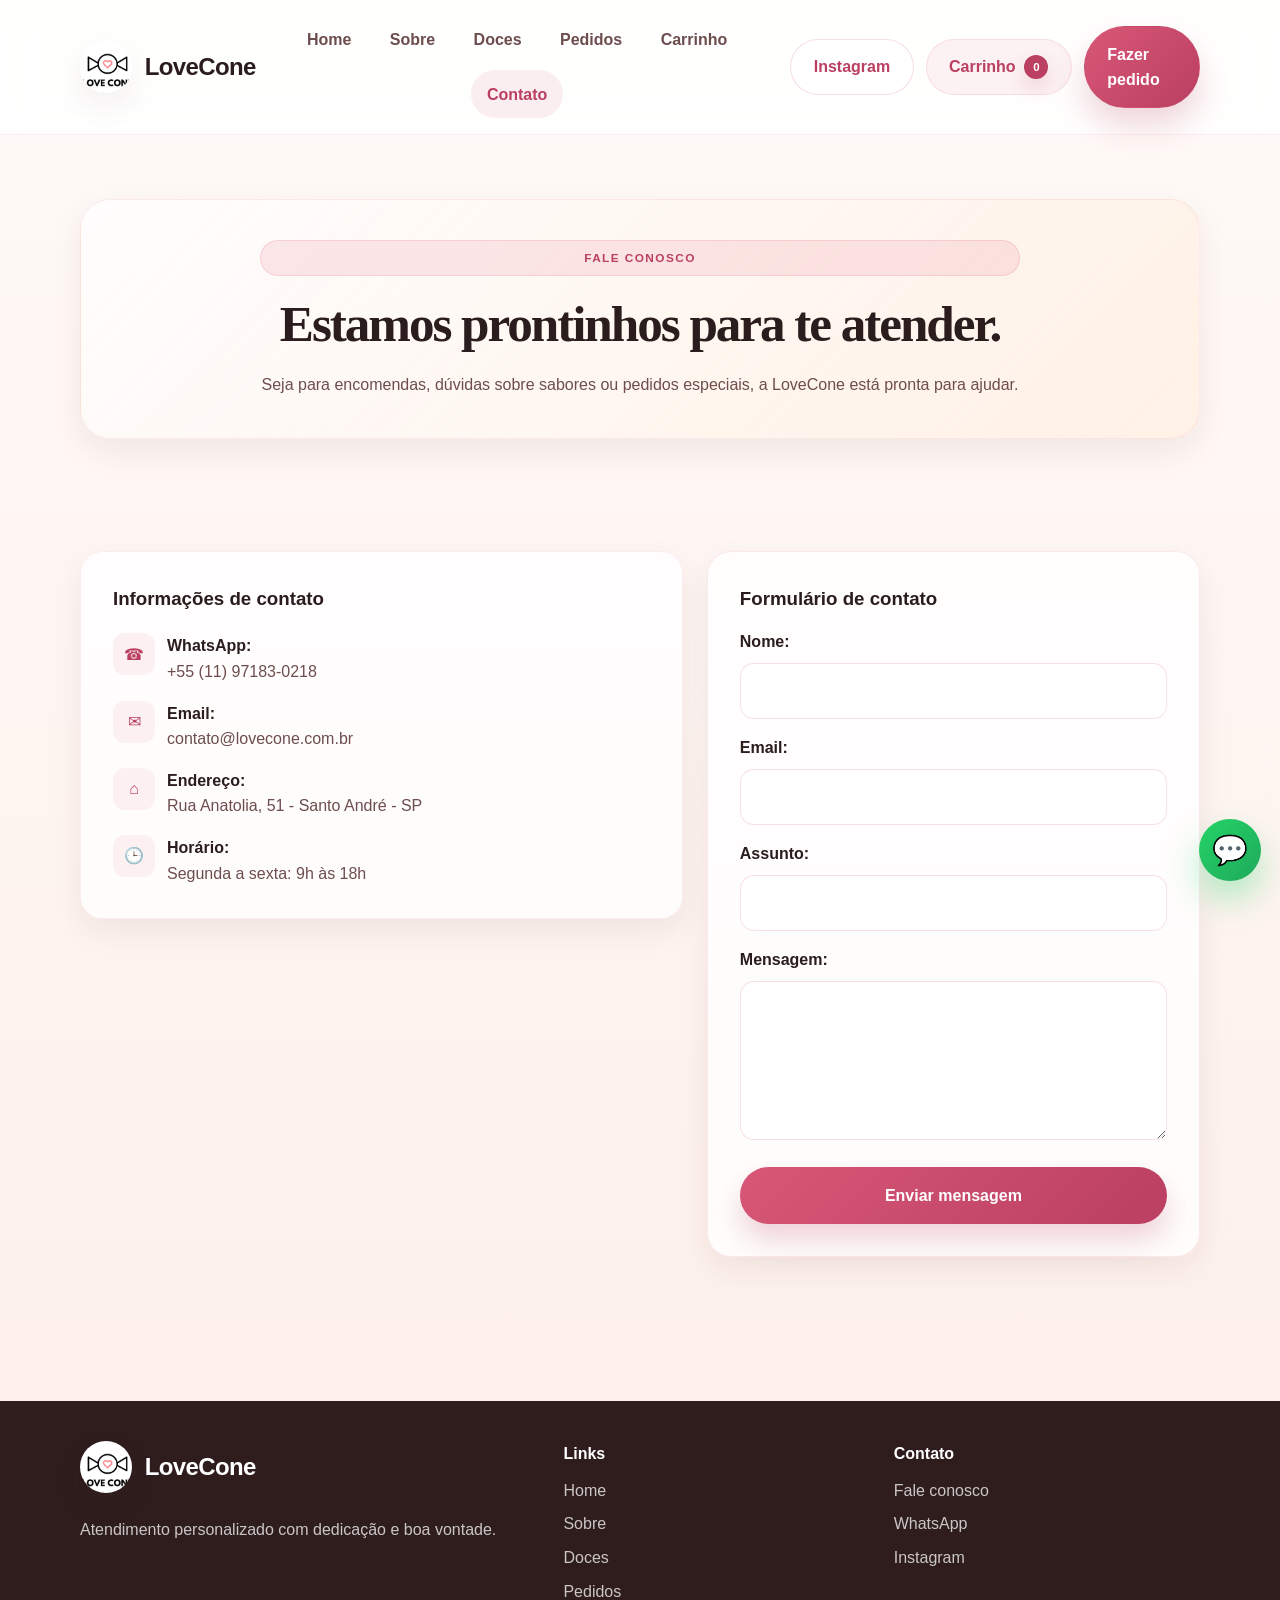
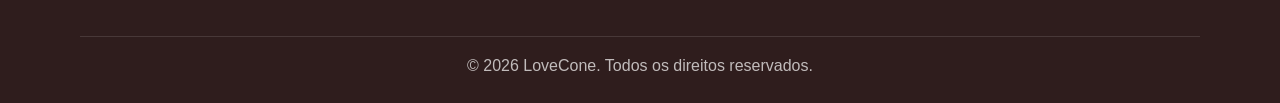
<file: contact.html>
<!DOCTYPE html>
<html lang="pt-BR">
<head>
    <meta charset="UTF-8">
    <meta name="viewport" content="width=device-width, initial-scale=1.0">
    <meta name="description" content="Entre em contato com a LoveCone para pedidos, dúvidas e parcerias.">
    <title>Contato | LoveCone</title>
    <link rel="stylesheet" href="styles.css">
</head>
<body>
    <header class="site-header">
        <div class="container navbar">
            <a href="index.html" class="brand" aria-label="LoveCone home">
                <img src="assets/logo4.png" alt="LoveCone logo">
                <span>LoveCone</span>
            </a>

            <nav class="main-nav" aria-label="Navegação principal">
                <a href="index.html">Home</a>
                <a href="about.html">Sobre</a>
                <a href="candy.html">Doces</a>
                <a href="order.html">Pedidos</a>
                <a href="cart.html">Carrinho</a>
                <a href="contact.html" class="active">Contato</a>
            </nav>

            <div class="nav-actions">
                <a class="btn btn-light" href="https://www.instagram.com/loveconechocolates/" target="_blank" rel="noopener noreferrer">Instagram</a>
                <a class="btn btn-cart" href="cart.html">
                    Carrinho
                    <span class="cart-badge-pill" data-cart-nav-count>0</span>
                </a>
                <a class="btn btn-primary" href="order.html">Fazer pedido</a>
            </div>
        </div>
    </header>

    <main>
        <section class="contact-header">
            <div class="container">
                <div class="page-copy">
                    <span class="eyebrow">Fale conosco</span>
                    <h1>Estamos prontinhos para te atender.</h1>
                    <p>Seja para encomendas, dúvidas sobre sabores ou pedidos especiais, a LoveCone está pronta para ajudar.</p>
                </div>
            </div>
        </section>

        <section class="section">
            <div class="container contact-grid">
                <div class="contact-panel">
                    <h3>Informações de contato</h3>
                    <ul class="contact-list">
                        <li>
                            <span class="contact-icons">☎</span>
                            <div><strong>WhatsApp:</strong><br><a href="https://wa.me/5511971830218" target="_blank" rel="noopener noreferrer">+55 (11) 97183-0218</a></div>
                        </li>
                        <li>
                            <span class="contact-icons">✉</span>
                            <div><strong>Email:</strong><br><a href="mailto:contato@lovecone.com.br">contato@lovecone.com.br</a></div>
                        </li>
                        <li>
                            <span class="contact-icons">⌂</span>
                            <div><strong>Endereço:</strong><br>Rua Anatolia, 51 - Santo André - SP</div>
                        </li>
                        <li>
                            <span class="contact-icons">🕒</span>
                            <div><strong>Horário:</strong><br>Segunda a sexta: 9h às 18h</div>
                        </li>
                    </ul>
                </div>

                <form id="contactForm" class="contact-form">
                    <h3>Formulário de contato</h3>
                    <label for="name">Nome:</label>
                    <input type="text" id="name" name="name" required>

                    <label for="email">Email:</label>
                    <input type="email" id="email" name="email" required>

                    <label for="subject">Assunto:</label>
                    <input type="text" id="subject" name="subject" required>

                    <label for="message">Mensagem:</label>
                    <textarea id="message" name="message" rows="5" required></textarea>

                    <button type="submit">Enviar mensagem</button>
                </form>
            </div>
        </section>
    </main>

    <a class="wa-float" href="https://wa.me/5511971830218" target="_blank" rel="noopener noreferrer" aria-label="Falar no WhatsApp">💬</a>

    <footer class="site-footer">
        <div class="container footer-grid">
            <div>
                <a href="index.html" class="brand" aria-label="LoveCone home">
                    <img src="assets/logo4.png" alt="LoveCone logo">
                    <span style="color: #fff;">LoveCone</span>
                </a>
                <p style="margin-top: 1rem;">Atendimento personalizado com dedicação e boa vontade.</p>
            </div>

            <div>
                <h4>Links</h4>
                <ul class="footer-links">
                    <li><a href="index.html">Home</a></li>
                    <li><a href="about.html">Sobre</a></li>
                    <li><a href="candy.html">Doces</a></li>
                    <li><a href="order.html">Pedidos</a></li>
                </ul>
            </div>

            <div>
                <h4>Contato</h4>
                <ul class="footer-links">
                    <li><a href="contact.html">Fale conosco</a></li>
                    <li><a href="https://wa.me/5511971830218" target="_blank" rel="noopener noreferrer">WhatsApp</a></li>
                    <li><a href="https://www.instagram.com/loveconechocolates/" target="_blank" rel="noopener noreferrer">Instagram</a></li>
                </ul>
            </div>
        </div>

        <div class="container footer-bottom">&copy; 2026 LoveCone. Todos os direitos reservados.</div>
    </footer>

    <script src="scrip.js"></script>
</body>
</html>
</file>
<file: styles.css>
:root {
    --bg: #fffaf8;
    --bg-soft: #fdf0ee;
    --surface: #ffffff;
    --surface-strong: #fff7f5;
    --primary: #d85777;
    --primary-dark: #ba3f60;
    --secondary: #f5c4b7;
    --secondary-strong: #f2a9a0;
    --accent: #fff2cf;
    --text: #2b1d1d;
    --muted: #6d4d4d;
    --line: #f3d9d5;
    --success: #3b946d;
    --shadow: 0 18px 45px rgba(157, 84, 98, 0.12);
    --shadow-soft: 0 12px 32px rgba(50, 26, 34, 0.07);
    --radius: 24px;
    --radius-sm: 14px;
}

* {
    margin: 0;
    padding: 0;
    box-sizing: border-box;
}

html {
    scroll-behavior: smooth;
}

body {
    font-family: 'Segoe UI', Tahoma, Geneva, Verdana, sans-serif;
    background: linear-gradient(180deg, #fffaf8 0%, #fdeee8 100%);
    color: var(--text);
    line-height: 1.6;
}

a {
    text-decoration: none;
    color: inherit;
}

img {
    display: block;
    max-width: 100%;
}

button,
input,
select,
textarea {
    font: inherit;
}

.container {
    width: min(1120px, calc(100% - 2rem));
    margin: 0 auto;
}

.section {
    padding: 5rem 0;
}

.section-heading {
    text-align: center;
    max-width: 640px;
    margin: 0 auto 2.5rem;
}

.section-heading .eyebrow,
.eyebrow {
    display: inline-block;
    padding: 0.45rem 0.8rem;
    background: rgba(216, 87, 119, 0.12);
    border: 1px solid rgba(216, 87, 119, 0.16);
    color: var(--primary-dark);
    border-radius: 999px;
    font-size: 0.74rem;
    letter-spacing: 0.12em;
    text-transform: uppercase;
    font-weight: 700;
}

.section-heading h2,
.hero-copy h1,
.page-hero h1,
.order-hero h1,
.candy-hero h1,
.contact-header h1,
.about-hero h1 {
    font-family: Georgia, 'Times New Roman', serif;
    letter-spacing: -0.04em;
    line-height: 1.1;
}

.section-heading h2 {
    margin-top: 1rem;
    font-size: clamp(2rem, 4vw, 3rem);
    color: var(--text);
}

.section-heading p,
.hero-copy p,
.page-copy p,
.card p,
.product-card p,
.contact-copy p,
.feature-item p,
.testimonial p {
    color: var(--muted);
}

.site-header {
    position: sticky;
    top: 0;
    z-index: 20;
    backdrop-filter: blur(14px);
    background: rgba(255, 255, 255, 0.85);
    border-bottom: 1px solid rgba(216, 87, 119, 0.1);
}

.navbar {
    display: flex;
    align-items: center;
    justify-content: space-between;
    padding: 1rem 0;
    gap: 1rem;
}

.brand {
    display: inline-flex;
    align-items: center;
    gap: 0.8rem;
    font-weight: 800;
    color: var(--text);
    letter-spacing: -0.04em;
}

.brand img {
    width: 52px;
    height: 52px;
    border-radius: 50%;
    object-fit: cover;
    box-shadow: var(--shadow-soft);
}

.brand span {
    font-size: 1.5rem;
}

.main-nav {
    display: flex;
    align-items: center;
    gap: 0.4rem;
    flex-wrap: wrap;
    justify-content: center;
}

.main-nav a {
    color: var(--muted);
    padding: 0.7rem 1rem;
    border-radius: 999px;
    font-weight: 600;
    transition: 0.2s ease;
}

.main-nav a:hover,
.main-nav a.active {
    background: rgba(216, 87, 119, 0.1);
    color: var(--primary-dark);
}

.nav-actions {
    display: flex;
    align-items: center;
    gap: 0.75rem;
}

.btn {
    display: inline-flex;
    align-items: center;
    justify-content: center;
    padding: 0.9rem 1.4rem;
    border: 1px solid transparent;
    border-radius: 999px;
    font-weight: 700;
    transition: 0.2s ease;
    cursor: pointer;
    gap: 0.55rem;
}

.btn-cart {
    background: rgba(216, 87, 119, 0.08);
    color: var(--primary-dark);
    border-color: rgba(216, 87, 119, 0.14);
}

.cart-badge-pill {
    display: inline-flex;
    align-items: center;
    justify-content: center;
    min-width: 24px;
    height: 24px;
    padding: 0 0.45rem;
    border-radius: 999px;
    background: var(--primary-dark);
    color: #fff;
    font-size: 0.72rem;
    font-weight: 800;
    box-shadow: 0 10px 20px rgba(186, 63, 96, 0.2);
}

.btn:hover {
    transform: translateY(-2px);
}

.btn-primary {
    background: linear-gradient(135deg, var(--primary) 0%, var(--primary-dark) 100%);
    color: #fff;
    box-shadow: 0 18px 32px rgba(184, 63, 96, 0.22);
}

.btn-secondary {
    background: transparent;
    color: var(--primary-dark);
    border-color: rgba(216, 87, 119, 0.3);
}

.btn-light {
    background: #fff;
    color: var(--primary-dark);
    border-color: rgba(216, 87, 119, 0.2);
}

.hero {
    padding: 4rem 0 2rem;
}

.hero-layout {
    display: grid;
    grid-template-columns: 1.05fr 0.95fr;
    align-items: center;
    gap: 3rem;
}

.hero-copy h1 {
    font-size: clamp(2.8rem, 5vw, 5rem);
    color: var(--text);
    margin: 1rem 0 1.25rem;
}

.hero-copy p {
    font-size: 1.08rem;
    max-width: 560px;
}

.cta-group {
    display: flex;
    flex-wrap: wrap;
    gap: 1rem;
    margin-top: 2rem;
}

.hero-list {
    list-style: none;
    display: grid;
    gap: 0.9rem;
    margin-top: 2rem;
}

.hero-list li {
    display: flex;
    align-items: center;
    gap: 0.8rem;
    color: var(--text);
    font-weight: 600;
}

.hero-list li::before {
    content: '✓';
    display: inline-flex;
    align-items: center;
    justify-content: center;
    width: 24px;
    height: 24px;
    border-radius: 50%;
    background: rgba(59, 148, 109, 0.14);
    color: var(--success);
}

.hero-visual {
    position: relative;
    display: flex;
    justify-content: center;
}

.showcase-card {
    position: relative;
    width: min(100%, 520px);
    padding: 1.2rem;
    background: linear-gradient(180deg, #fff8f7 0%, #ffe8e4 100%);
    border: 1px solid rgba(216, 87, 119, 0.12);
    border-radius: var(--radius);
    box-shadow: var(--shadow);
}

.showcase-card img {
    width: 100%;
    border-radius: 22px;
    height: 520px;
    object-fit: cover;
}

.floating-badge {
    position: absolute;
    right: 1.5rem;
    bottom: 1.5rem;
    background: rgba(255, 255, 255, 0.95);
    border: 1px solid rgba(216, 87, 119, 0.12);
    border-radius: 20px;
    padding: 1rem 1.1rem;
    box-shadow: var(--shadow-soft);
}

.floating-badge strong {
    display: block;
    font-size: 1.5rem;
    color: var(--text);
}

.floating-badge span {
    color: var(--muted);
    font-size: 0.85rem;
}

.trust-bar {
    background: rgba(255, 255, 255, 0.74);
    border-top: 1px solid rgba(216, 87, 119, 0.08);
    border-bottom: 1px solid rgba(216, 87, 119, 0.08);
}

.trust-grid {
    display: grid;
    grid-template-columns: repeat(4, minmax(0, 1fr));
    gap: 1rem;
    padding: 1.5rem 0;
}

.trust-item {
    text-align: center;
    padding: 1rem;
}

.trust-item strong {
    display: block;
    font-size: clamp(1.5rem, 2vw, 2rem);
    color: var(--primary-dark);
}

.trust-item span {
    color: var(--muted);
    font-size: 0.9rem;
}

.feature-grid,
.testimonial-grid,
.product-grid,
.about-grid,
.contact-grid,
.stats-grid {
    display: grid;
    gap: 1.5rem;
}

.feature-grid {
    grid-template-columns: repeat(3, minmax(0, 1fr));
}

.feature-item,
.product-card,
.testimonial,
.card,
.contact-panel,
.form-card,
.info-card,
.story-card {
    background: rgba(255, 255, 255, 0.8);
    border: 1px solid rgba(216, 87, 119, 0.1);
    border-radius: 22px;
    box-shadow: var(--shadow-soft);
}

.feature-item {
    padding: 2rem 1.5rem;
}

.feature-icon {
    width: 58px;
    height: 58px;
    display: inline-flex;
    align-items: center;
    justify-content: center;
    border-radius: 18px;
    background: linear-gradient(135deg, rgba(216, 87, 119, 0.15), rgba(242, 169, 160, 0.22));
    color: var(--primary-dark);
    font-size: 1.5rem;
    margin-bottom: 1rem;
}

.feature-item h3,
.product-card h3,
.story-card h3,
.info-card h3,
.contact-panel h3,
.form-card h3,
.card h3 {
    margin-bottom: 0.6rem;
    color: var(--text);
}

.feature-item p,
.card p,
.story-card p,
.info-card p,
.contact-panel p,
.form-card p,
.product-card p {
    color: var(--muted);
}

.product-grid {
    grid-template-columns: repeat(3, minmax(0, 1fr));
}

.product-card {
    overflow: hidden;
}

.product-card img {
    width: 100%;
    height: 260px;
    object-fit: cover;
}

.product-info {
    padding: 1.5rem;
}

.product-tag {
    display: inline-block;
    padding: 0.3rem 0.7rem;
    border-radius: 999px;
    background: rgba(216, 87, 119, 0.08);
    color: var(--primary-dark);
    font-weight: 700;
    font-size: 0.72rem;
    letter-spacing: 0.05em;
    text-transform: uppercase;
    margin-bottom: 0.7rem;
}

.product-card h3 {
    font-size: 1.3rem;
}

.product-meta {
    display: flex;
    align-items: center;
    justify-content: space-between;
    margin-top: 1rem;
}

.price {
    font-size: 1.5rem;
    font-weight: 800;
    color: var(--primary-dark);
}

.rating {
    color: #e3aa2d;
    font-weight: 700;
}

.promo-bar {
    background: linear-gradient(135deg, var(--primary-dark) 0%, var(--primary) 100%);
    color: #fff;
    text-align: center;
    padding: 0.9rem 1rem;
    font-weight: 700;
    letter-spacing: 0.04em;
}

.offer-strip {
    padding-top: 2rem;
}

.offer-grid,
.category-grid {
    display: grid;
    gap: 1.5rem;
}

.offer-grid {
    grid-template-columns: repeat(3, minmax(0, 1fr));
}

.offer-card,
.category-card {
    background: rgba(255, 255, 255, 0.8);
    border: 1px solid rgba(216, 87, 119, 0.1);
    border-radius: 22px;
    box-shadow: var(--shadow-soft);
    overflow: hidden;
}

.offer-card {
    padding: 1.5rem;
}

.offer-card .badge {
    display: inline-block;
    background: rgba(216, 87, 119, 0.1);
    color: var(--primary-dark);
    font-size: 0.72rem;
    font-weight: 800;
    text-transform: uppercase;
    letter-spacing: 0.08em;
    padding: 0.45rem 0.7rem;
    border-radius: 999px;
    margin-bottom: 1rem;
}

.offer-card strong {
    display: block;
    font-size: 2rem;
    color: var(--text);
    margin-bottom: 0.4rem;
}

.offer-card p {
    color: var(--muted);
}

.category-grid {
    grid-template-columns: repeat(4, minmax(0, 1fr));
}

.category-card {
    text-align: center;
    padding: 1.5rem 1rem;
}

.category-icon {
    width: 70px;
    height: 70px;
    margin: 0 auto 1rem;
    border-radius: 50%;
    background: linear-gradient(135deg, rgba(216, 87, 119, 0.12), rgba(242, 169, 160, 0.2));
    display: flex;
    align-items: center;
    justify-content: center;
    font-size: 2rem;
}

.category-card h3 {
    margin-bottom: 0.5rem;
}

.category-card p {
    color: var(--muted);
    font-size: 0.95rem;
}

.signature-section {
    padding-top: 1rem;
}

.signature-box {
    display: grid;
    grid-template-columns: 1.05fr 0.95fr;
    gap: 2rem;
    background: linear-gradient(135deg, rgba(255, 255, 255, 0.82), rgba(255, 241, 233, 0.9));
    border: 1px solid rgba(216, 87, 119, 0.12);
    border-radius: 30px;
    overflow: hidden;
    box-shadow: var(--shadow);
}

.signature-content {
    padding: 2.5rem;
}

.signature-content h2 {
    font-size: clamp(2.1rem, 3vw, 3rem);
    margin: 1rem 0 1rem;
    color: var(--text);
    font-family: Georgia, 'Times New Roman', serif;
}

.signature-content p {
    color: var(--muted);
    margin-bottom: 1.5rem;
}

.highlight-list {
    list-style: none;
    display: grid;
    gap: 0.8rem;
    margin: 1rem 0 1.5rem;
}

.highlight-list li {
    display: flex;
    align-items: center;
    gap: 0.8rem;
    color: var(--text);
    font-weight: 600;
}

.highlight-list li::before {
    content: '✓';
    display: flex;
    width: 26px;
    height: 26px;
    align-items: center;
    justify-content: center;
    border-radius: 50%;
    background: rgba(59, 148, 109, 0.14);
    color: var(--success);
}

.signature-image {
    position: relative;
    min-height: 420px;
    background: linear-gradient(135deg, rgba(216, 87, 119, 0.18), rgba(242, 169, 160, 0.28));
}

.signature-image img {
    width: 100%;
    height: 100%;
    object-fit: cover;
}

.mini-stat {
    position: absolute;
    right: 1.2rem;
    bottom: 1.2rem;
    background: rgba(255, 255, 255, 0.9);
    border: 1px solid rgba(216, 87, 119, 0.08);
    border-radius: 18px;
    padding: 1rem 1.1rem;
    box-shadow: var(--shadow-soft);
}

.mini-stat strong {
    display: block;
    font-size: 1.4rem;
    color: var(--primary-dark);
}

.mini-stat span {
    color: var(--muted);
    font-size: 0.82rem;
}

.newsletter {
    background: linear-gradient(135deg, rgba(216, 87, 119, 0.08), rgba(242, 169, 160, 0.12));
    border: 1px solid rgba(216, 87, 119, 0.12);
    border-radius: 28px;
    padding: 2.5rem;
    display: flex;
    align-items: center;
    justify-content: space-between;
    gap: 1rem;
}

.newsletter h3 {
    margin-bottom: 0.35rem;
    font-size: clamp(1.7rem, 3vw, 2.2rem);
}

.newsletter-form {
    display: flex;
    gap: 0.75rem;
    flex-wrap: wrap;
}

.newsletter-form input {
    min-width: min(100%, 280px);
    padding: 0.95rem 1rem;
    border: 1px solid rgba(216, 87, 119, 0.2);
    border-radius: 999px;
    background: rgba(255, 255, 255, 0.9);
}

.page-hero,
.about-hero,
.contact-header,
.order-hero,
.candy-hero {
    padding: 4rem 0 2rem;
}

.page-hero .container,
.about-hero .container,
.contact-header .container,
.order-hero .container,
.candy-hero .container {
    background: linear-gradient(135deg, rgba(255, 255, 255, 0.7), rgba(255, 240, 228, 0.9));
    border: 1px solid rgba(216, 87, 119, 0.1);
    border-radius: 30px;
    padding: 2.5rem 2rem;
    box-shadow: var(--shadow-soft);
}

.page-copy {
    display: grid;
    gap: 1.25rem;
    text-align: center;
    max-width: 760px;
    margin: 0 auto;
}

.page-copy h1,
.about-hero h1,
.contact-header h1,
.candy-hero h1,
.order-hero h1 {
    font-size: clamp(2.3rem, 4vw, 4rem);
    color: var(--text);
}

.about-grid {
    grid-template-columns: 1.2fr 0.8fr;
    align-items: start;
}

.story-card,
.info-card,
.contact-panel,
.form-card {
    padding: 2rem;
}

.story-card ul {
    list-style: none;
    display: grid;
    gap: 1rem;
    margin-top: 1.25rem;
}

.story-card li {
    display: flex;
    gap: 0.8rem;
    align-items: flex-start;
    color: var(--text);
    font-weight: 600;
}

.story-card li::before {
    content: '❤';
    color: var(--primary-dark);
    font-size: 1.2rem;
}

.stats-grid {
    grid-template-columns: repeat(3, minmax(0, 1fr));
    margin-top: 2rem;
}

.stat-box {
    background: linear-gradient(135deg, rgba(216, 87, 119, 0.1), rgba(255, 255, 255, 0.8));
    border: 1px solid rgba(216, 87, 119, 0.1);
    border-radius: 20px;
    padding: 1.8rem 1.2rem;
    text-align: center;
}

.stat-box strong {
    display: block;
    font-size: 2.2rem;
    color: var(--primary-dark);
}

.stat-box span {
    color: var(--muted);
}

.testimonial-grid {
    grid-template-columns: repeat(3, minmax(0, 1fr));
}

.testimonial {
    padding: 1.7rem;
}

.quote {
    font-size: 2.2rem;
    color: var(--primary);
    margin-bottom: 0.8rem;
}

.testimonial strong {
    display: block;
    margin-top: 1rem;
    color: var(--text);
}

.slider-section {
    margin-top: 2rem;
}

.slider-controls {
    display: grid;
    grid-template-columns: auto 1fr auto;
    align-items: center;
    gap: 1rem;
}

.slider-btn {
    width: 46px;
    height: 46px;
    border: none;
    border-radius: 50%;
    background: var(--surface);
    color: var(--primary-dark);
    font-size: 1.4rem;
    box-shadow: var(--shadow-soft);
    cursor: pointer;
}

.slider-view {
    position: relative;
    overflow: hidden;
    border-radius: var(--radius);
    background: rgba(255, 255, 255, 0.4);
    border: 1px solid rgba(216, 87, 119, 0.15);
}

.slide {
    display: none;
    grid-template-columns: 1.1fr 0.9fr;
    min-height: 440px;
}

.slide.active {
    display: grid;
}

.slide-image {
    display: block;
    height: 100%;
}

.slide-image img {
    width: 100%;
    height: 100%;
    object-fit: cover;
}

.slide-content {
    display: flex;
    flex-direction: column;
    justify-content: center;
    padding: 2.2rem;
    background: linear-gradient(135deg, rgba(255, 255, 255, 0.72), rgba(255, 244, 239, 0.9));
}

.slide-content h3 {
    font-size: clamp(1.8rem, 3vw, 2.4rem);
    color: var(--text);
    margin-bottom: 0.85rem;
}

.slide-content p {
    color: var(--muted);
    margin-bottom: 1rem;
}

.slider-dots {
    display: flex;
    align-items: center;
    justify-content: center;
    gap: 0.6rem;
    margin-top: 1.2rem;
}

.dot {
    width: 12px;
    height: 12px;
    border-radius: 50%;
    border: none;
    background: rgba(216, 87, 119, 0.25);
    cursor: pointer;
}

.dot.active {
    background: var(--primary);
}

.mini-benefits {
    display: grid;
    grid-template-columns: repeat(3, minmax(0, 1fr));
    gap: 1.25rem;
}

.benefit-box {
    background: linear-gradient(135deg, rgba(255, 255, 255, 0.8), rgba(255, 240, 234, 0.9));
    border: 1px solid rgba(216, 87, 119, 0.12);
    border-radius: 22px;
    padding: 1.6rem 1.25rem;
    box-shadow: var(--shadow-soft);
}

.benefit-icon {
    display: inline-flex;
    align-items: center;
    justify-content: center;
    width: 52px;
    height: 52px;
    border-radius: 18px;
    background: rgba(216, 87, 119, 0.09);
    font-size: 1.5rem;
    margin-bottom: 0.8rem;
}

.benefit-box h3 {
    margin-bottom: 0.35rem;
    color: var(--text);
}

.benefit-box p {
    color: var(--muted);
}

.mini-link {
    display: inline-block;
    margin-top: 0.8rem;
    color: var(--primary-dark);
    font-weight: 800;
}

.order-layout,
.contact-grid {
    display: grid;
    grid-template-columns: 1.1fr 0.9fr;
    gap: 1.5rem;
    align-items: start;
}

.cart-summary {
    background: linear-gradient(135deg, rgba(216, 87, 119, 0.08), rgba(255, 255, 255, 0.9));
    border: 1px solid rgba(216, 87, 119, 0.12);
    border-radius: 24px;
    padding: 1.6rem;
    box-shadow: var(--shadow-soft);
    position: sticky;
    top: 6rem;
}

.cart-summary-header {
    display: flex;
    align-items: center;
    justify-content: space-between;
    margin-bottom: 1rem;
    gap: 1rem;
}

.cart-badge {
    display: inline-flex;
    align-items: center;
    justify-content: center;
    min-width: 36px;
    height: 36px;
    border-radius: 50%;
    background: var(--primary-dark);
    color: #fff;
    font-weight: 800;
    font-size: 0.9rem;
}

.cart-summary-list {
    list-style: none;
    display: grid;
    gap: 0.8rem;
    margin-top: 1rem;
}

.cart-summary-item {
    display: flex;
    align-items: flex-start;
    justify-content: space-between;
    gap: 1rem;
    padding: 0.8rem 0.9rem;
    background: rgba(255, 255, 255, 0.7);
    border: 1px solid rgba(216, 87, 119, 0.06);
    border-radius: 14px;
}

.cart-summary-item strong {
    display: block;
    color: var(--text);
    margin-bottom: 0.2rem;
}

.cart-summary-item small,
.cart-empty {
    color: var(--muted);
}

.cart-summary-total {
    margin-top: 1.2rem;
    padding-top: 1rem;
    border-top: 1px solid rgba(216, 87, 119, 0.12);
    display: flex;
    align-items: center;
    justify-content: space-between;
    font-weight: 800;
    color: var(--text);
}

.order-form,
.contact-form {
    background: rgba(255, 255, 255, 0.82);
    border: 1px solid rgba(216, 87, 119, 0.12);
    border-radius: 24px;
    padding: 2rem;
    box-shadow: var(--shadow-soft);
}

.order-form label,
.contact-form label,
.order-form .delivery-row label {
    display: block;
    margin: 1rem 0 0.5rem;
    font-weight: 700;
    color: var(--text);
}

.order-form input,
.order-form select,
.order-form textarea,
.contact-form input,
.contact-form textarea {
    width: 100%;
    padding: 0.9rem 1rem;
    border: 1px solid rgba(216, 87, 119, 0.18);
    background: rgba(255, 255, 255, 0.8);
    border-radius: 14px;
    color: var(--text);
    transition: 0.2s ease;
}

.order-form input:focus,
.order-form select:focus,
.order-form textarea:focus,
.contact-form input:focus,
.contact-form textarea:focus {
    outline: none;
    border-color: rgba(184, 63, 96, 0.58);
    box-shadow: 0 0 0 4px rgba(216, 87, 119, 0.08);
}

.delivery-row {
    margin-top: 1rem;
    padding: 1rem 0;
    border-top: 1px solid var(--line);
    border-bottom: 1px solid var(--line);
}

.delivery-option {
    display: flex;
    gap: 1rem;
    flex-wrap: wrap;
    margin-top: 0.75rem;
}

.radio-option {
    display: inline-flex;
    align-items: center;
    gap: 0.5rem;
    padding: 0.75rem 1rem;
    border-radius: 999px;
    background: rgba(216, 87, 119, 0.06);
    color: var(--text);
    font-weight: 600;
}

.radio-option input {
    width: auto;
}

.order-total-container {
    margin-top: 1.5rem;
    padding: 1.1rem 1.2rem;
    background: linear-gradient(135deg, rgba(216, 87, 119, 0.08), rgba(255, 255, 255, 0.9));
    border: 1px solid rgba(216, 87, 119, 0.1);
    border-radius: 18px;
}

.order-total-container p {
    margin: 0.2rem 0;
    color: var(--text);
    font-weight: 600;
}

.product-options {
    display: grid;
    gap: 1rem;
    margin-top: 0.8rem;
}

.product-card-option {
    display: grid;
    grid-template-columns: 170px minmax(0, 1fr);
    gap: 1rem;
    padding: 1rem;
    border: 1px solid rgba(216, 87, 119, 0.12);
    border-radius: 20px;
    background: linear-gradient(135deg, rgba(255, 255, 255, 0.95), rgba(255, 246, 248, 0.9));
    box-shadow: var(--shadow-soft);
}

.product-card-media {
    overflow: hidden;
    border-radius: 16px;
    background: rgba(255, 255, 255, 0.75);
    border: 1px solid rgba(216, 87, 119, 0.08);
    min-height: 180px;
}

.product-card-media img {
    width: 100%;
    height: 100%;
    object-fit: cover;
    display: block;
}

.product-card-body {
    display: flex;
    flex-direction: column;
    gap: 0.8rem;
}

.product-card-header {
    display: flex;
    justify-content: space-between;
    align-items: flex-start;
    gap: 1rem;
}

.product-card-tag {
    display: inline-block;
    padding: 0.35rem 0.7rem;
    border-radius: 999px;
    background: rgba(216, 87, 119, 0.08);
    color: var(--primary-dark);
    font-size: 0.72rem;
    font-weight: 800;
    letter-spacing: 0.04em;
    text-transform: uppercase;
}

.product-card-header h4 {
    margin: 0.45rem 0 0;
    font-size: 1.2rem;
    color: var(--text);
}

.product-price {
    color: var(--primary-dark);
    font-size: 1.1rem;
    white-space: nowrap;
}

.product-card-body p {
    margin: 0;
    color: var(--muted);
    line-height: 1.6;
}

.product-select-toggle {
    display: flex;
    align-items: center;
    gap: 0.7rem;
    font-weight: 700;
    color: var(--text);
}

.product-select-toggle input {
    width: auto;
    accent-color: var(--primary-dark);
}

.flavor-list {
    display: grid;
    gap: 0.75rem;
    margin-top: 0.5rem;
}

.flavor-row {
    display: grid;
    grid-template-columns: minmax(0, 1.3fr) 110px auto;
    gap: 0.7rem;
    align-items: end;
    padding: 0.75rem;
    border-radius: 14px;
    border: 1px solid rgba(216, 87, 119, 0.12);
    background: rgba(255, 255, 255, 0.75);
}

.field-group {
    display: flex;
    flex-direction: column;
    gap: 0.45rem;
}

.field-group label {
    margin: 0;
    font-weight: 700;
    color: var(--text);
}

.flavor-select,
.quantity-input {
    width: 100%;
    padding: 0.8rem 0.9rem;
    border: 1px solid rgba(216, 87, 119, 0.18);
    border-radius: 12px;
    background: rgba(255, 255, 255, 0.8);
    color: var(--text);
}

.field-group.narrow {
    min-width: 110px;
}

.add-flavor-row {
    margin-top: 0.5rem;
    border: 1px dashed rgba(216, 87, 119, 0.4);
    background: rgba(216, 87, 119, 0.04);
    color: var(--primary-dark);
    border-radius: 12px;
    padding: 0.8rem 1rem;
    font-weight: 700;
    cursor: pointer;
}

.remove-flavor-row {
    border: none;
    background: rgba(216, 87, 119, 0.08);
    color: var(--primary-dark);
    width: 42px;
    height: 42px;
    border-radius: 10px;
    font-size: 1.3rem;
    cursor: pointer;
}

.order-form button,
.contact-form button {
    margin-top: 1.2rem;
    width: 100%;
    border: none;
    border-radius: 999px;
    padding: 1rem 1.3rem;
    background: linear-gradient(135deg, var(--primary) 0%, var(--primary-dark) 100%);
    color: #fff;
    font-weight: 800;
    cursor: pointer;
    box-shadow: 0 16px 28px rgba(184, 63, 96, 0.22);
}

.contact-list {
    list-style: none;
    display: grid;
    gap: 1rem;
    margin-top: 1.25rem;
}

.contact-list li {
    display: flex;
    gap: 0.75rem;
    align-items: flex-start;
    color: var(--muted);
}

.contact-list li strong {
    color: var(--text);
}

.cart-page-section {
    padding-top: 3rem;
}

.cart-layout {
    display: grid;
    grid-template-columns: 1.25fr 0.75fr;
    gap: 1.5rem;
    align-items: start;
}

.left-heading {
    text-align: left;
    margin-bottom: 1.5rem;
}

.cart-panel {
    background: rgba(255, 255, 255, 0.82);
    border: 1px solid rgba(216, 87, 119, 0.12);
    border-radius: 24px;
    padding: 2rem;
    box-shadow: var(--shadow-soft);
}

.cart-items {
    display: grid;
    gap: 1rem;
}

.cart-item {
    display: grid;
    grid-template-columns: 1fr auto;
    gap: 1rem;
    padding: 1rem;
    border: 1px solid rgba(216, 87, 119, 0.12);
    border-radius: 18px;
    background: rgba(255, 248, 247, 0.9);
}

.cart-item h4 {
    margin-bottom: 0.25rem;
    color: var(--text);
}

.cart-item-meta {
    display: grid;
    gap: 0.38rem;
    color: var(--muted);
    font-size: 0.92rem;
}

.cart-item-actions {
    display: flex;
    align-items: center;
    gap: 0.8rem;
}

.cart-item-total {
    font-weight: 800;
    color: var(--text);
    min-width: 90px;
    text-align: right;
}

.item-remove {
    border: none;
    background: rgba(216, 87, 119, 0.12);
    color: var(--primary-dark);
    border-radius: 999px;
    width: 36px;
    height: 36px;
    font-size: 1.1rem;
    cursor: pointer;
}

.cart-empty-state {
    text-align: center;
    padding: 2rem 1rem;
    color: var(--muted);
}

.cart-empty-state h3 {
    margin-bottom: 0.5rem;
    color: var(--text);
}

.summary-stack {
    display: grid;
    gap: 0.9rem;
    margin: 1rem 0 1.4rem;
}

.summary-row {
    display: flex;
    justify-content: space-between;
    align-items: center;
    color: var(--muted);
}

.total-row {
    margin-top: 0.8rem;
    padding-top: 0.9rem;
    border-top: 1px solid rgba(216, 87, 119, 0.12);
    color: var(--text);
    font-size: 1.1rem;
    font-weight: 800;
}

.full-width {
    width: 100%;
    margin-top: 0.8rem;
}

@media (max-width: 768px) {
    .cart-layout {
        grid-template-columns: 1fr;
    }

    .cart-item {
        grid-template-columns: 1fr;
    }

    .cart-item-actions {
        justify-content: space-between;
    }
}

.contact-icons {
    width: 42px;
    height: 42px;
    border-radius: 12px;
    display: inline-flex;
    align-items: center;
    justify-content: center;
    background: rgba(216, 87, 119, 0.08);
    color: var(--primary-dark);
    flex-shrink: 0;
}

.wa-float {
    position: fixed;
    right: 1.2rem;
    bottom: 1.2rem;
    z-index: 30;
    display: inline-flex;
    align-items: center;
    justify-content: center;
    width: 62px;
    height: 62px;
    border-radius: 50%;
    background: linear-gradient(135deg, #25d366 0%, #1ea95c 100%);
    color: #fff;
    box-shadow: 0 18px 34px rgba(37, 211, 102, 0.35);
    font-size: 1.8rem;
    transition: transform 0.2s ease, box-shadow 0.2s ease;
}

.wa-float:hover {
    transform: translateY(-3px) scale(1.02);
    box-shadow: 0 22px 38px rgba(37, 211, 102, 0.42);
}

.site-footer {
    background: #2f1d1d;
    color: rgba(255, 255, 255, 0.8);
    padding: 2.5rem 0 1.5rem;
    margin-top: 4rem;
}

.footer-grid {
    display: grid;
    grid-template-columns: 1.2fr 0.8fr 0.8fr;
    gap: 1.5rem;
}

.site-footer h4 {
    color: #fff;
    margin-bottom: 0.7rem;
}

.site-footer a,
.site-footer p {
    color: rgba(255, 255, 255, 0.75);
}

.footer-links {
    list-style: none;
    display: grid;
    gap: 0.5rem;
}

.footer-bottom {
    margin-top: 2rem;
    padding-top: 1rem;
    border-top: 1px solid rgba(255, 255, 255, 0.12);
    text-align: center;
    color: rgba(255, 255, 255, 0.7);
}

@media (max-width: 900px) {
    .hero-layout,
    .feature-grid,
    .product-grid,
    .about-grid,
    .order-layout,
    .contact-grid,
    .testimonial-grid,
    .footer-grid,
    .slide,
    .offer-grid,
    .category-grid,
    .signature-box {
        grid-template-columns: 1fr;
    }

    .navbar {
        flex-wrap: wrap;
        justify-content: center;
    }

    .nav-actions {
        width: 100%;
        justify-content: center;
    }

    .newsletter {
        flex-direction: column;
        text-align: center;
    }
}

@media (max-width: 600px) {
    .section {
        padding: 4rem 0;
    }

    .hero-copy h1 {
        font-size: 2.5rem;
    }

    .showcase-card img {
        height: 400px;
    }

    .slider-controls {
        grid-template-columns: 1fr;
    }

    .slider-btn {
        display: none;
    }

    .main-nav {
        gap: 0.2rem;
    }
}


.quantity-input:focus {
    outline: none;
    border-color: var(--color-secondary);
    box-shadow: 0 0 4px rgba(157, 102, 56, 0.3);
}

.price-display {
    background-color: #fff8f2;
    padding: var(--spacing-small) var(--spacing-medium);
    border: 2px solid var(--color-secondary);
    border-radius: 6px;
    margin-top: var(--spacing-medium);
    font-size: 0.95rem;
    color: var(--color-dark);
}

.price-display strong {
    color: var(--color-dark);
    font-size: 1.05rem;
}

.candy-hero p {
    max-width: 700px;
    margin: 0 auto;
    color: var(--color-input-bg);
}

.slider-section {
    background: linear-gradient(135deg, var(--color-input-bg), var(--color-input-bg));
    padding: var(--spacing-large);
    border-radius: 16px;
    box-shadow: 0 8px 25px rgba(0, 0, 0, 0.08);
    border: 2px solid var(--color-secondary);
}

.slider-controls {
    display: grid;
    grid-template-columns: auto 1fr auto;
    align-items: center;
    gap: var(--spacing-medium);
}

.slider-view {
    position: relative;
    min-height: 420px;
}

.slide {
    display: none;
    grid-template-columns: 1.1fr 0.9fr;
    gap: var(--spacing-large);
    align-items: center;
    background: linear-gradient(135deg, var(--color-input-bg), #faf6f1);
    padding: var(--spacing-large);
    border-radius: 16px;
    box-shadow: 0 4px 15px rgba(0, 0, 0, 0.08);
    border: 2px solid var(--color-border);
}

.slide.active {
    display: grid;
}

.slide-image {
    display: block;
    border-radius: 12px;
    overflow: hidden;
    min-height: 260px;
    border: 2px solid var(--color-secondary);
    background: linear-gradient(135deg, #f8e9dc, #f2d6bc);
}

.slide-image img {
    width: 100%;
    height: 100%;
    object-fit: cover;
    display: block;
}

.slide-content h3 {
    color: var(--color-primary);
    margin-bottom: var(--spacing-small);
}

.slide-content p {
    color: var(--color-dark);
}

.flavor-list {
    margin: 0.75rem 0;
    padding-left: 1.1rem;
    color: var(--color-dark);
    background-color: var(--color-input-bg);
    padding: var(--spacing-medium);
    border-left: 3px solid var(--color-secondary);
    border-radius: 4px;
}

.flavor-list li {
    margin-bottom: 0.35rem;
}

.flavor-list span {
    color: var(--color-primary);
    font-weight: bold;
}

.price-tag {
    margin-top: var(--spacing-small);
    font-weight: bold;
    color: var(--color-primary);
    background-color: #fff8f2;
    padding: 0.5rem 1rem;
    border-radius: 6px;
    display: inline-block;
    border: 1px solid var(--color-secondary);
}

.slider-btn {
    background: linear-gradient(135deg, var(--color-secondary), var(--color-input-bg));
    color: var(--color-light);
    border: 1px solid var(--color-secondary);
    width: 46px;
    height: 46px;
    border-radius: 999px;
    cursor: pointer;
    font-size: 1.1rem;
    font-weight: 600;
    transition: var(--transition);
    box-shadow: 0 4px 10px rgba(0, 0, 0, 0.16);
}

.slider-btn:hover {
    background: linear-gradient(135deg, var(--color-input-bg), var(--color-secondary));
    border-color: var(--color-secondary);
    transform: translateY(-2px);
    box-shadow: 0 6px 14px rgba(0, 0, 0, 0.22);
}

.slider-dots {
    display: flex;
    justify-content: center;
    gap: 0.6rem;
    margin-top: var(--spacing-medium);
}

.dot {
    width: 10px;
    height: 10px;
    border: 2px solid var(--color-border);
    border-radius: 50%;
    background: #c9b8a7;
    cursor: pointer;
    transition: var(--transition);
    opacity: 0.7;
    padding: 0;
}

.dot:hover {
    background: var(--color-secondary);
    opacity: 0.9;
}

.dot.active {
    background: var(--color-primary);
    border-color: var(--color-secondary);
    opacity: 1;
    transform: scale(1.2);
}

/* Formulários */
form {
    background: linear-gradient(135deg, --color-input-bg, --color-input-bg);
    padding: var(--spacing-large);
    border-radius: 12px;
    max-width: 600px;
    font-family: var(--font-form);
    border: 2px solid var(--color-primary);
}

label {
    display: block;
    margin-top: var(--spacing-medium);
    font-weight: bold;
    font-family: var(--font-form);
    color: var(--color-primary);
}

input,
textarea,
select {
    width: 100%;
    padding: var(--spacing-small);
    margin-top: var(--spacing-small);
    border: 2px solid var(--color-border);
    border-radius: 6px;
    font-family: var(--font-form);
    transition: var(--transition);
    background-color: var(--color-input-bg);
}

input:hover,
textarea:hover,
select:hover {
    background-color: var(--color-input-bg);
    border-color: var(--color-secondary);
}

input:focus,
textarea:focus,
select:focus {
    outline: none;
    border-color: var(--color-secondary);
    box-shadow: 0 0 6px rgba(157, 102, 56, 0.2);
    background-color: var(--color-light);
}

button {
    background-color: var(--color-secondary);
    color: var(--color-light);
    padding: 0.75rem var(--spacing-large);
    border: 2px solid var(--color-primary);
    border-radius: 6px;
    cursor: pointer;
    font-weight: bold;
    font-family: var(--font-button);
    margin-top: var(--spacing-large);
    transition: var(--transition);
}

.delivery-row {
    display: grid;
    grid-template-columns: minmax(180px, 220px) 1fr;
    gap: 0.75rem;
    align-items: center;
    margin-top: var(--spacing-medium);
}

.delivery-label {
    display: flex;
    align-items: center;
}

.delivery-option {
    display: flex;
    flex-wrap: wrap;
    gap: 0.75rem;
    

}

.radio-option {
    display: inline-flex;
    align-items: center;
    gap: 0.5rem;
    padding: 0.75rem 1rem;
    border: 2px solid var(--color-border);
    border-radius: 10px;
    background: #fff2fc;
    cursor: pointer;
    transition: var(--transition);
    font-weight: 500;
    color: #000;
}

.radio-option input {
    margin: 0;
}

.radio-option:hover {
    border-color: var(--color-secondary);
}

.freight-container {
    margin-top: var(--spacing-medium);
    padding: var(--spacing-medium);
    background: linear-gradient(135deg, #fff4ef, #fff8f2);
    border: 2px solid var(--color-secondary);
    border-radius: 12px;
}

.freight-container p {
    margin: 0.35rem 0;
    color: var(--color-dark);
    font-weight: 600;
}

.freight-container strong {
    color: var(--color-primary);
}

#contactForm button:hover {
    background-color: var(--color-primary);
    border-color: var(--color-primary);
    transform: none;
    box-shadow: none;
}

#contactForm button:active {
    background-color: var(--color-secondary);
    border-color: var(--color-secondary);
    transform: translateY(-2px);
    box-shadow: 0 4px 8px rgba(0, 0, 0, 0.15);
}

/* Container de contato (contact.html) */
.contact-container {
    display: grid;
    grid-template-columns: 1fr 1fr;
    gap: var(--spacing-large);
    margin-top: var(--spacing-large);
    background: linear-gradient(135deg, --color-input-bg, --color-input-bg);
    padding: var(--spacing-large);
    border-radius: 12px;
    border: 2px solid var(--color-border);
}

.contact-info {
    background: linear-gradient(135deg, --color-input-bg, --color-input-bg);
    padding: var(--spacing-large);
    border-radius: 12px;
    border: 2px solid var(--color-secondary);
    box-shadow: 0 2px 8px rgba(0, 0, 0, 0.05);
}

.contact-info h3 {
    color: var(--color-primary);
    margin-bottom: var(--spacing-medium);
}

.contact-info p {
    margin-bottom: var(--spacing-medium);
    font-family: var(--font-paragraph);
    font-size: var(--font-size-p);
    color: var(--color-dark);
}

.contact-info a {
    color: var(--color-input-bg);
    text-decoration: none;
    font-weight: 600;
    transition: var(--transition);
}

.contact-info a svg {
    fill: var(--color-light);
    vertical-align: middle;
}

.contact-info a:hover {
    color: var(--color-secondary);
    text-decoration: underline;
}
.logo{
    width: 120px;
    height: auto;

}

/* Responsivo */
@media (max-width: 768px) {
    .contact-container {
        grid-template-columns: 1fr;
    }

    nav ul {
        gap: var(--spacing-medium);
    }
}
</file>
